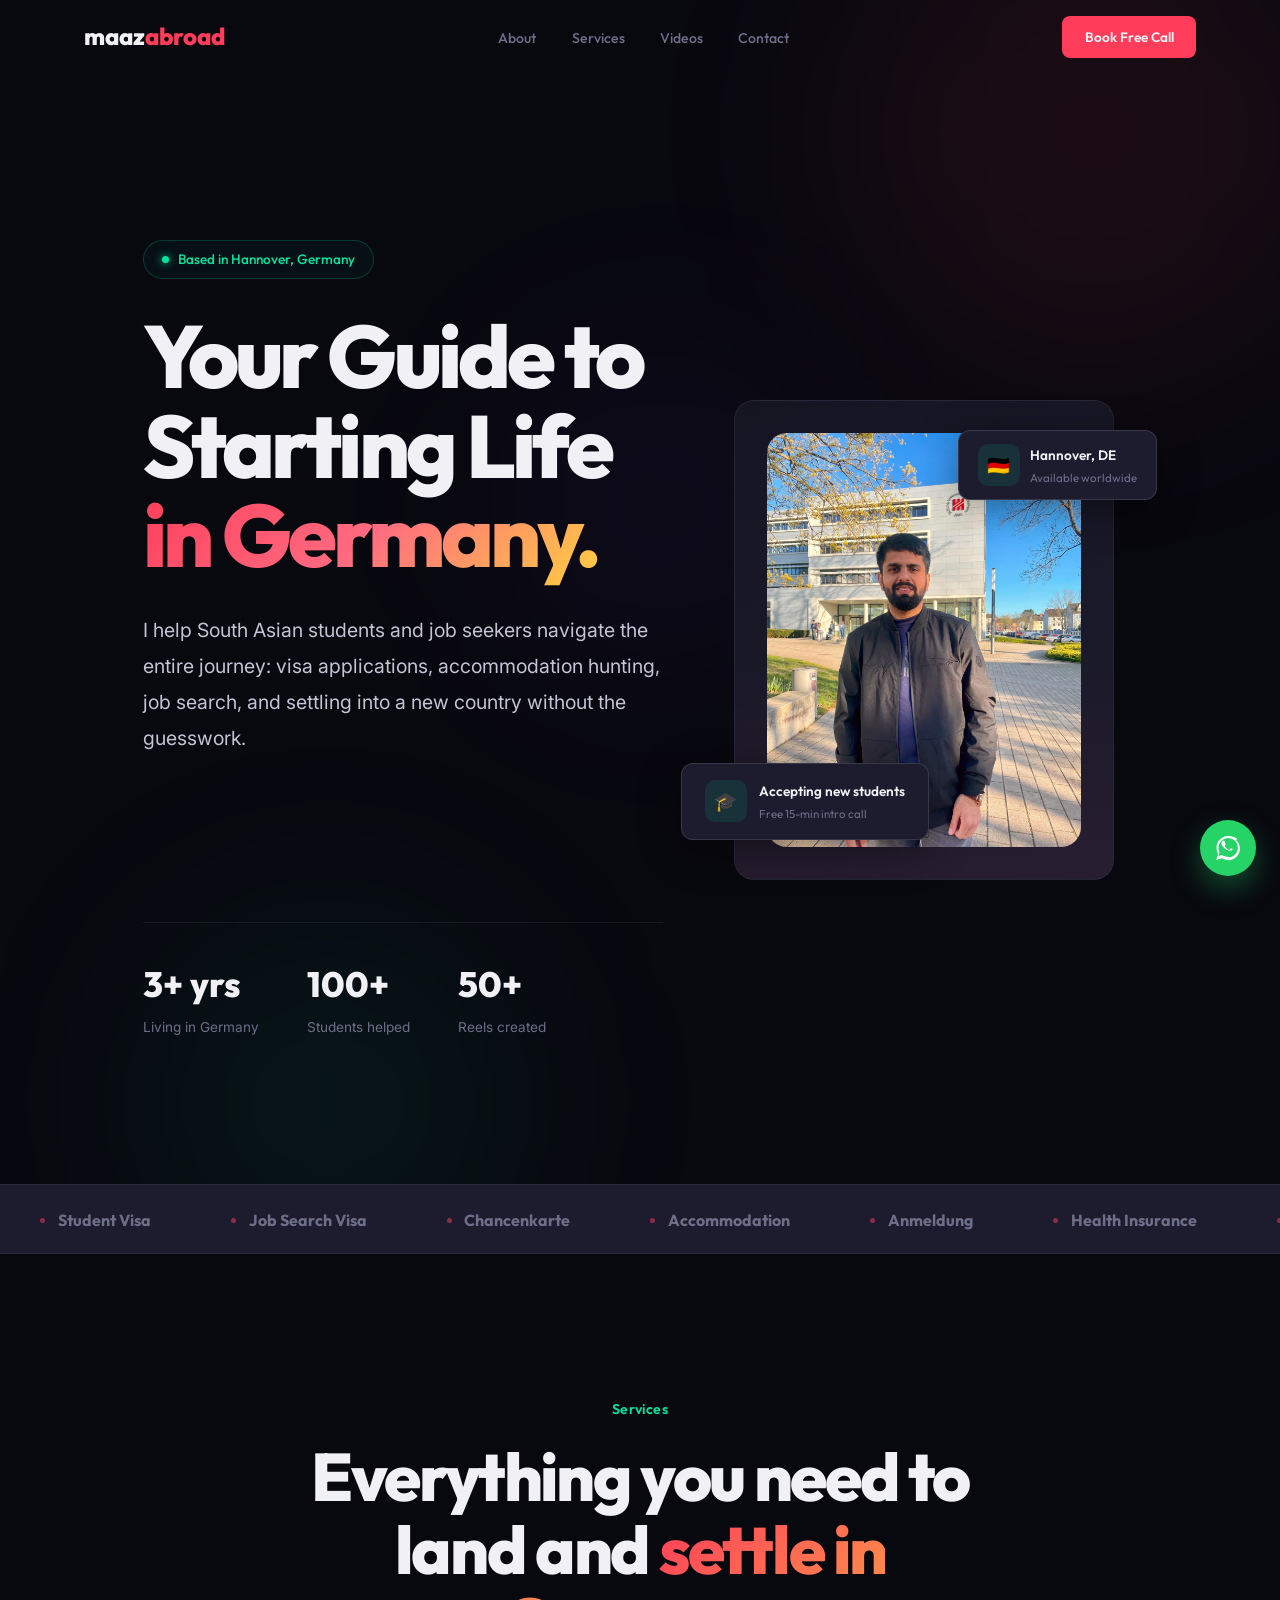
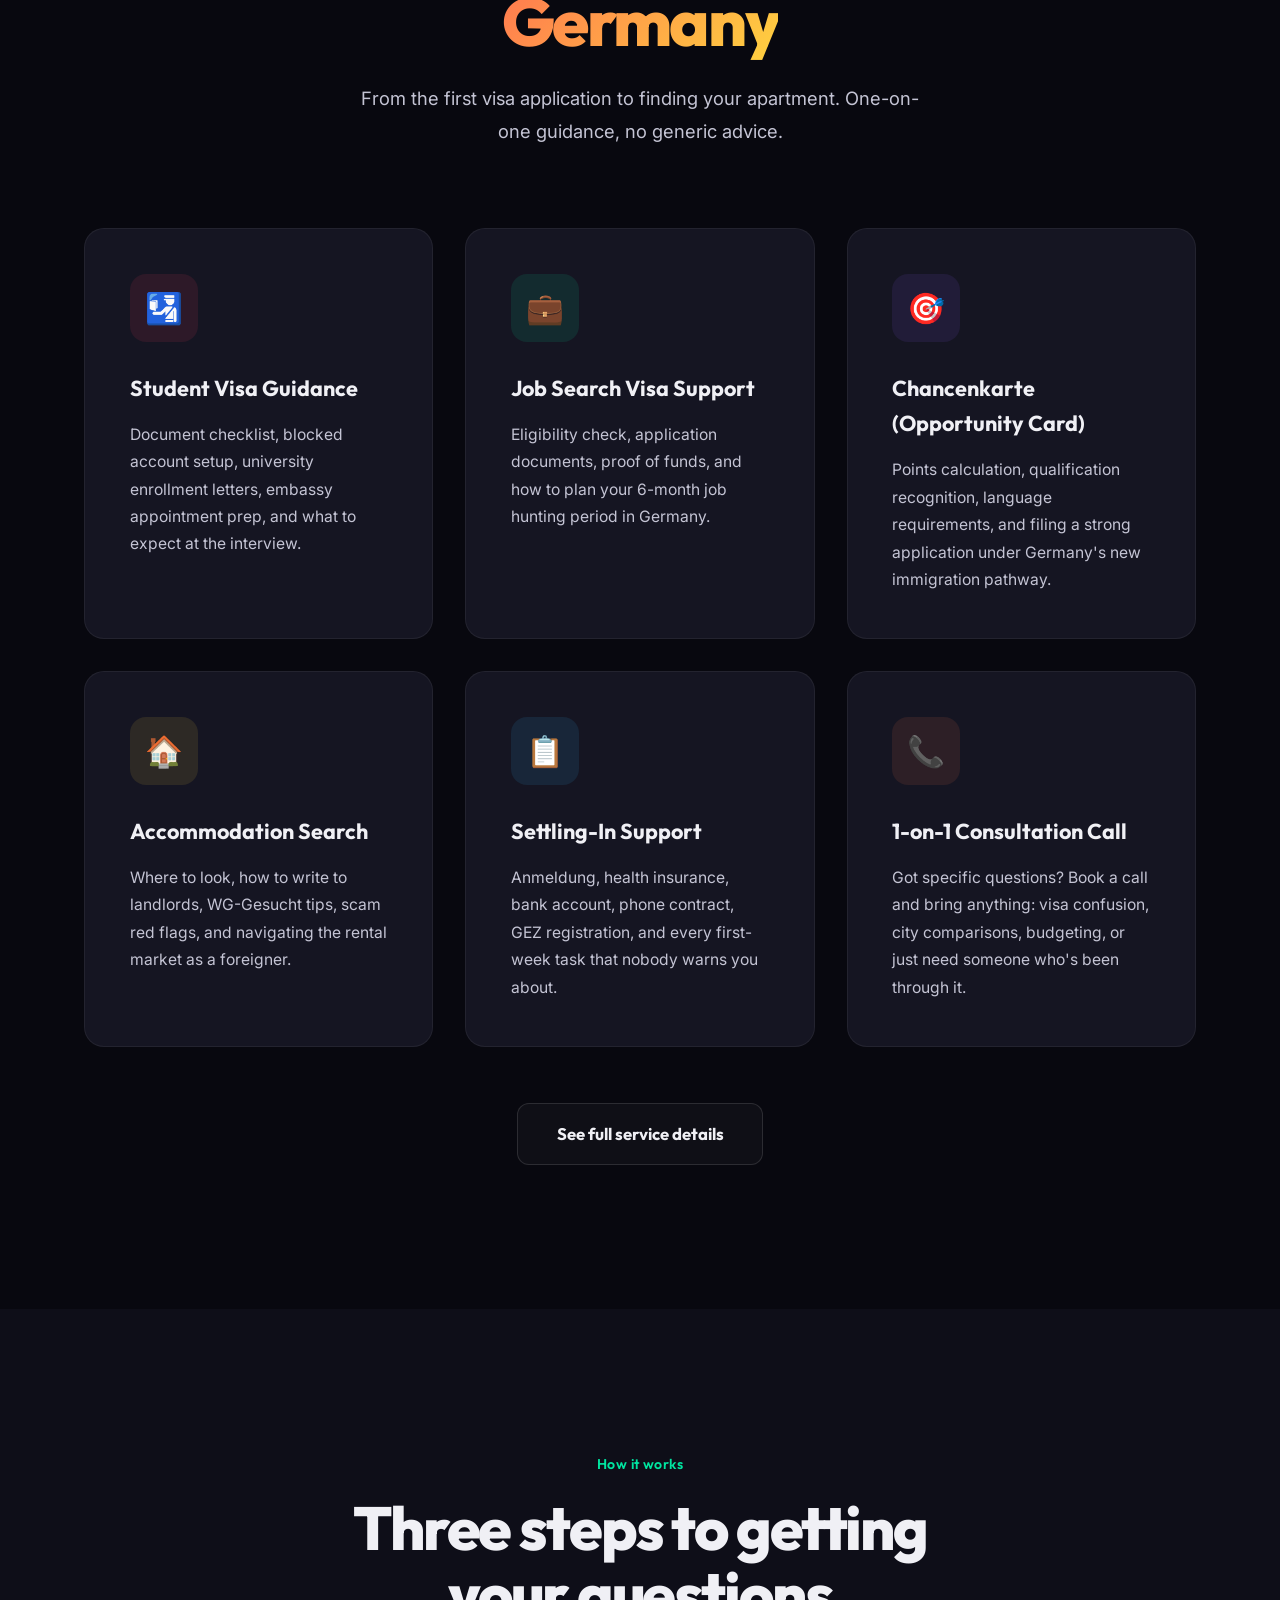
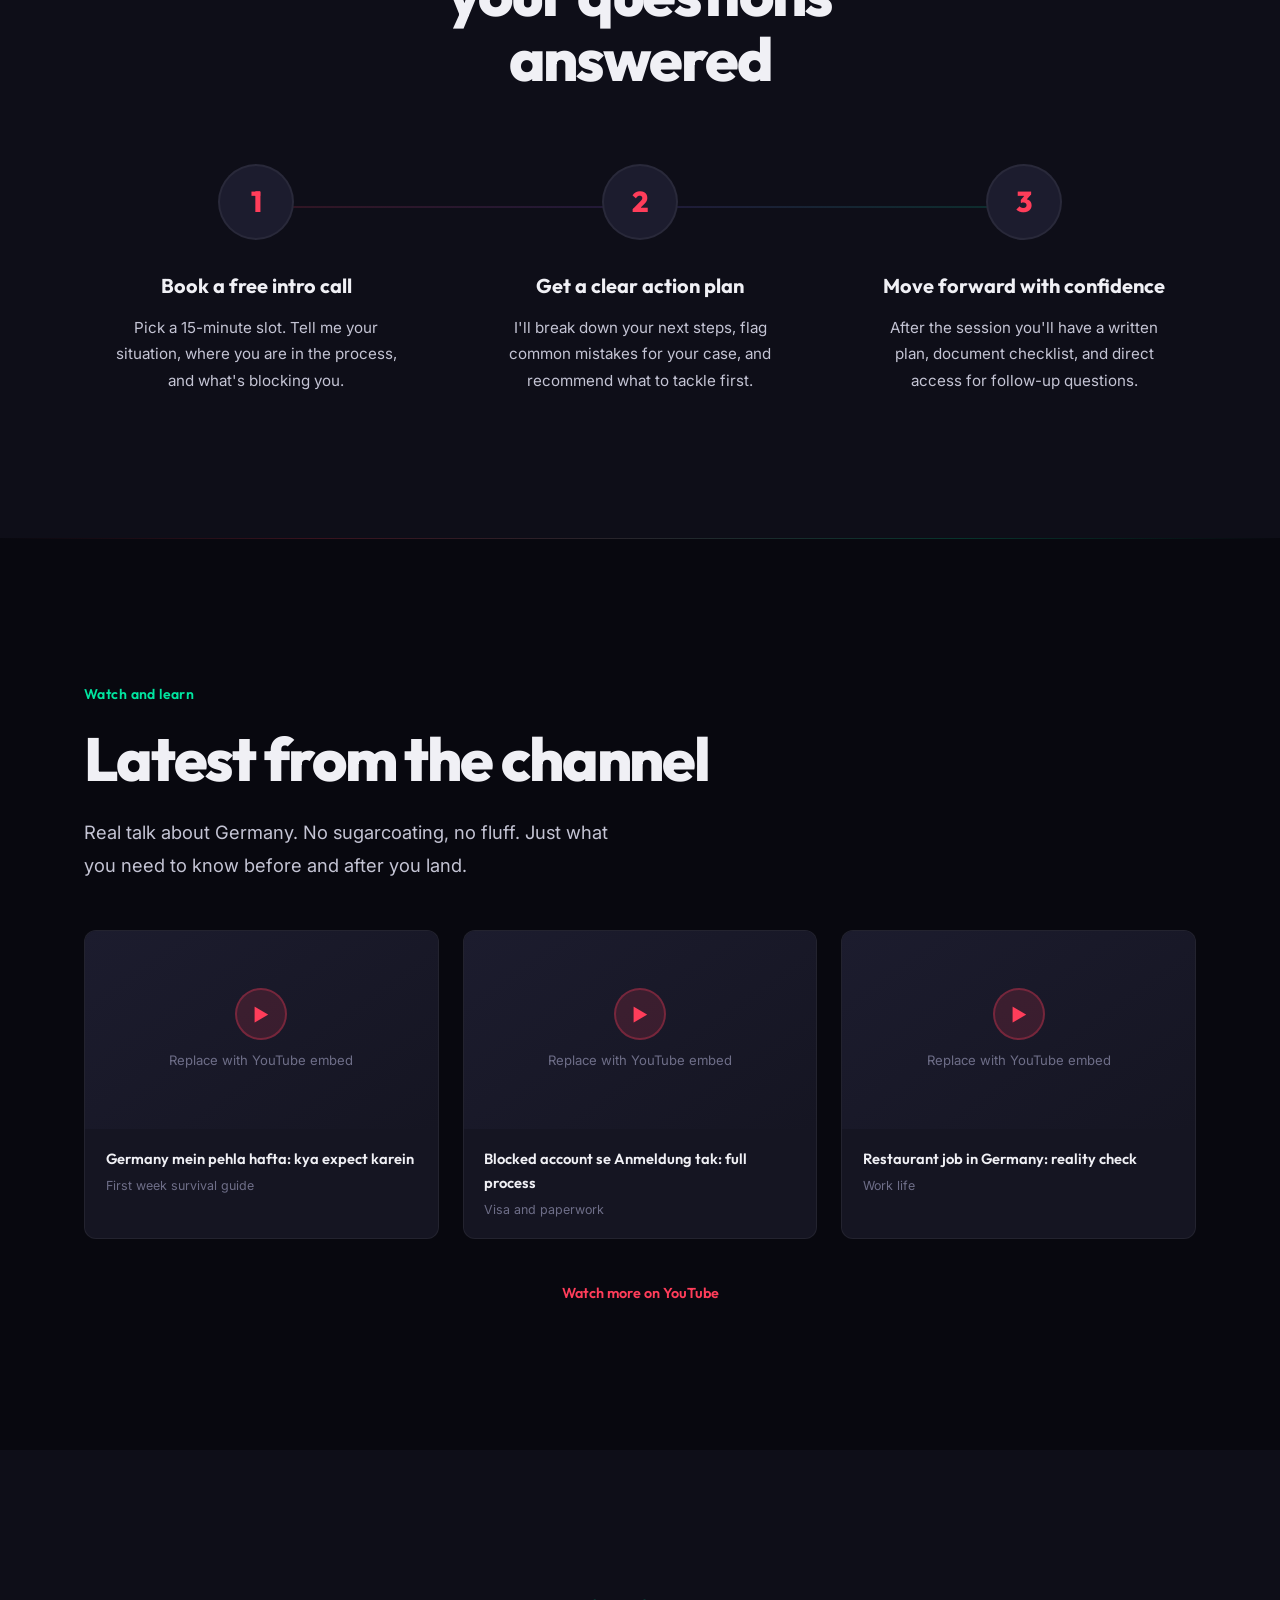
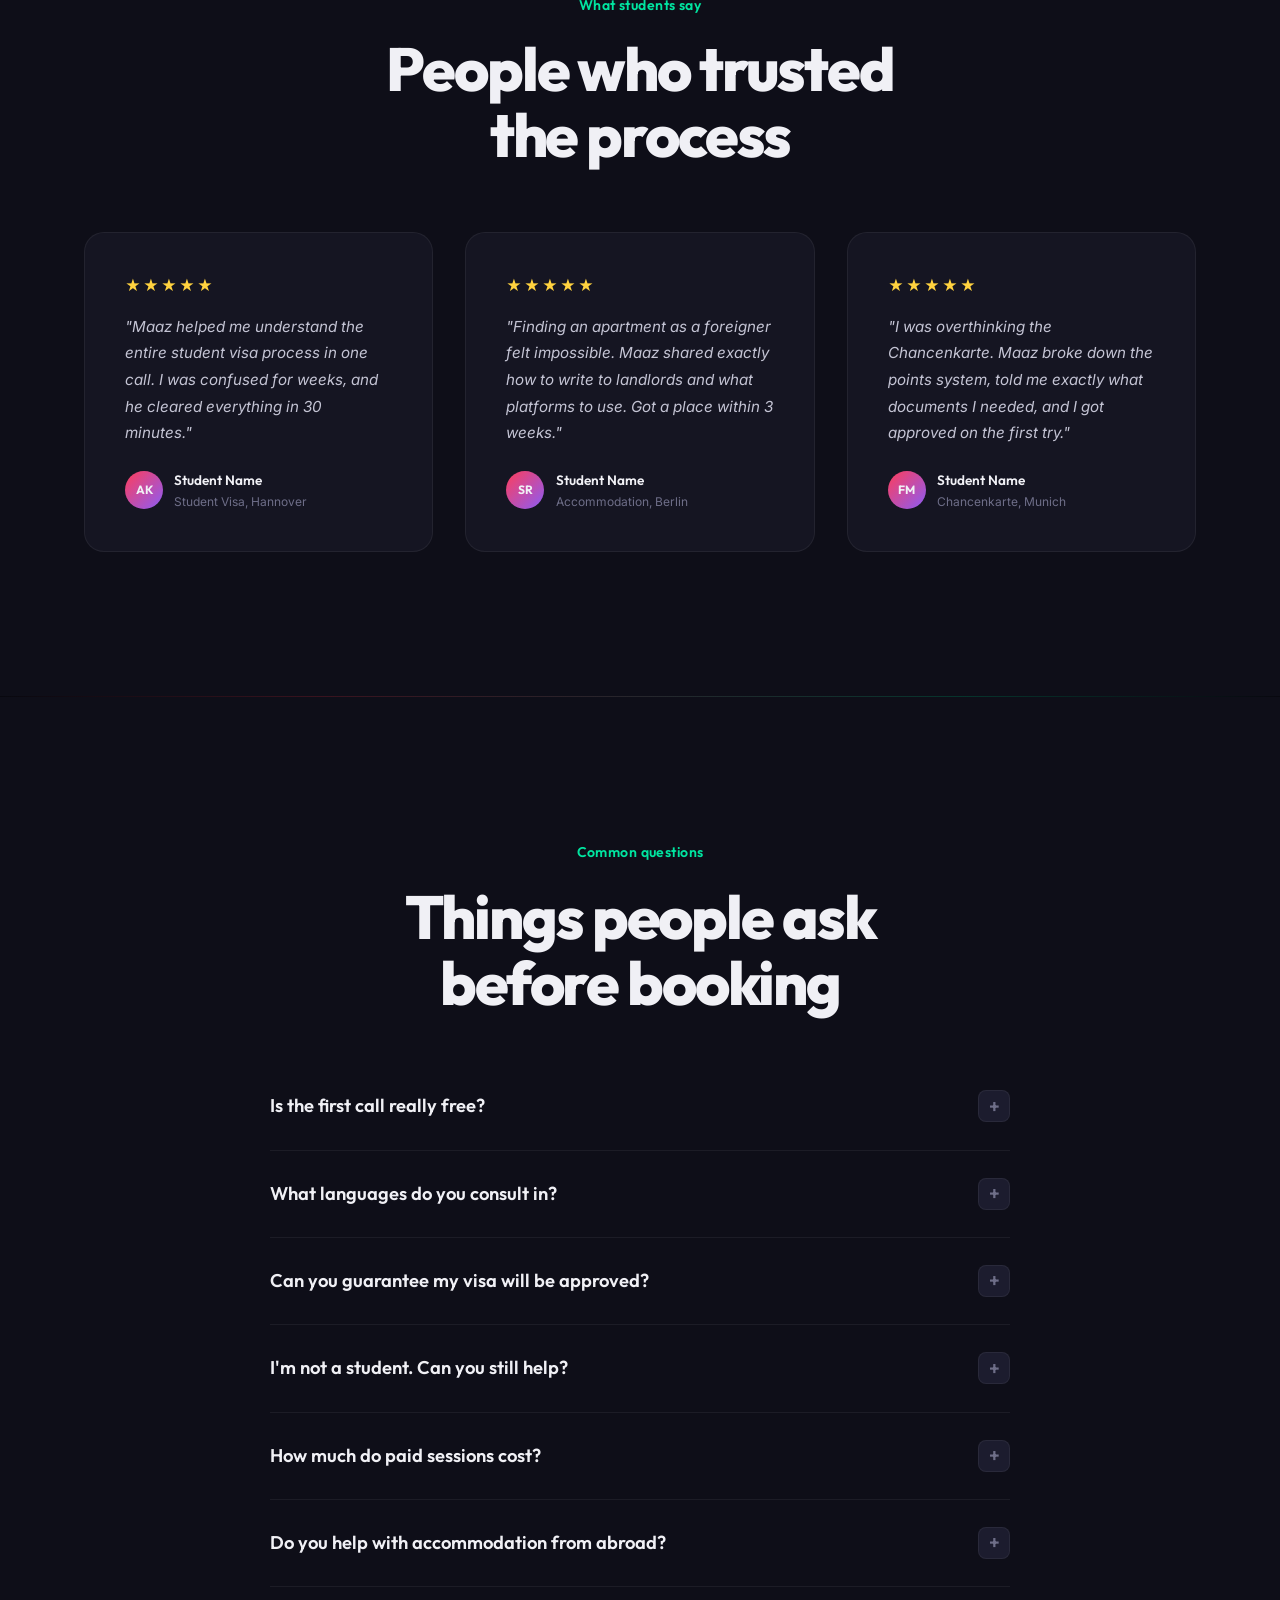
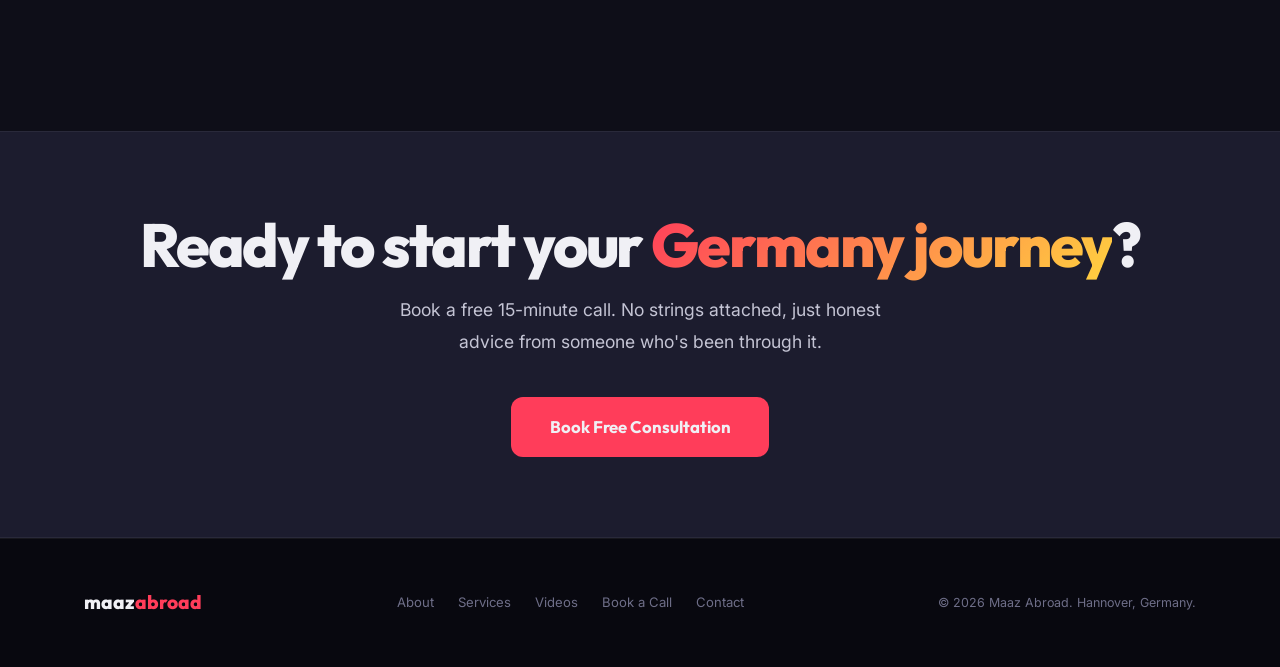
<file: index.html>
<!DOCTYPE html>
<html lang="en">
<head>
  <meta charset="UTF-8">
  <meta name="viewport" content="width=device-width, initial-scale=1.0">
  <title>Maaz Abroad | Your Guide to Life in Germany</title>
  <meta name="description" content="Maaz Ajmal helps South Asian students navigate Germany: visa applications, accommodation, job search, and settling in. Book a free consultation.">
  <link rel="preconnect" href="https://fonts.googleapis.com">
  <link rel="preconnect" href="https://fonts.gstatic.com" crossorigin>
  <link href="https://fonts.googleapis.com/css2?family=Outfit:wght@400;500;600;700;800&family=Inter:wght@400;500;600&display=swap" rel="stylesheet">
  <link rel="stylesheet" href="css/styles.css">
</head>
<body>

  <!-- NAV -->
  <nav class="nav" id="nav">
    <div class="container nav-inner">
      <a href="index.html" class="nav-logo">maaz<em>abroad</em></a>
      <ul class="nav-links">
        <li><a href="about.html">About</a></li>
        <li><a href="services.html">Services</a></li>
        <li><a href="index.html#videos">Videos</a></li>
        <li><a href="contact.html">Contact</a></li>
      </ul>
      <a href="contact.html#booking" class="nav-cta desk">Book Free Call</a>
      <button class="hamburger" id="hamburger" aria-label="Open menu">
        <span></span><span></span><span></span>
      </button>
    </div>
  </nav>

  <div class="mobile-menu" id="mobileMenu">
    <button class="mobile-close" id="mobileClose" aria-label="Close menu">&times;</button>
    <a href="about.html" class="mobile-link">About</a>
    <a href="services.html" class="mobile-link">Services</a>
    <a href="index.html#videos" class="mobile-link">Videos</a>
    <a href="contact.html" class="mobile-link">Contact</a>
    <a href="contact.html#booking" class="btn btn-accent" style="margin-top:1rem">Book Free Call</a>
  </div>

  <!-- HERO -->
  <section class="hero">
    <div class="hero-glow">
      <div class="orb orb-1"></div>
      <div class="orb orb-2"></div>
      <div class="orb orb-3"></div>
    </div>
    <div class="container section-pad">
      <div class="hero-grid">
        <div class="hero-text">
          <div class="hero-badge reveal">
            <span class="badge-dot"></span>
            Based in Hannover, Germany
          </div>
          <h1 class="hero-title reveal">
            Your Guide to<br>
            Starting Life<br>
            <span class="accent">in Germany.</span>
          </h1>
          <p class="hero-desc reveal">
            I help South Asian students and job seekers navigate the entire
            journey: visa applications, accommodation hunting, job search,
            and settling into a new country without the guesswork.
          </p>
          <div class="hero-actions reveal">
            <a href="contact.html#booking" class="btn btn-accent">Book a Free Consultation</a>
            <a href="services.html" class="btn btn-glass">See Services</a>
          </div>
          <div class="hero-stats reveal">
            <div>
              <span class="stat-val">3+ yrs</span>
              <span class="stat-label">Living in Germany</span>
            </div>
            <div>
              <span class="stat-val">100+</span>
              <span class="stat-label">Students helped</span>
            </div>
            <div>
              <span class="stat-val">50+</span>
              <span class="stat-label">Reels created</span>
            </div>
          </div>
        </div>
        <div class="hero-visual reveal-right">
          <div class="hero-photo">
            <img src="assets/maaz-portrait.jpg" alt="Maaz Ajmal in Germany" />
          </div>
          <div class="hero-float">
            <div class="hero-float-icon">🎓</div>
            <div class="hero-float-text">
              Accepting new students
              <small>Free 15-min intro call</small>
            </div>
          </div>
          <div class="hero-float-2">
            <div class="hero-float-icon">🇩🇪</div>
            <div class="hero-float-text">
              Hannover, DE
              <small>Available worldwide</small>
            </div>
          </div>
        </div>
      </div>
    </div>
  </section>

  <!-- MARQUEE -->
  <div class="marquee">
    <div class="marquee-track">
      <span class="marquee-item"><span class="sep"></span> Student Visa</span>
      <span class="marquee-item"><span class="sep"></span> Job Search Visa</span>
      <span class="marquee-item"><span class="sep"></span> Chancenkarte</span>
      <span class="marquee-item"><span class="sep"></span> Accommodation</span>
      <span class="marquee-item"><span class="sep"></span> Anmeldung</span>
      <span class="marquee-item"><span class="sep"></span> Health Insurance</span>
      <span class="marquee-item"><span class="sep"></span> Blocked Account</span>
      <span class="marquee-item"><span class="sep"></span> WG-Gesucht</span>
      <span class="marquee-item"><span class="sep"></span> Student Visa</span>
      <span class="marquee-item"><span class="sep"></span> Job Search Visa</span>
      <span class="marquee-item"><span class="sep"></span> Chancenkarte</span>
      <span class="marquee-item"><span class="sep"></span> Accommodation</span>
      <span class="marquee-item"><span class="sep"></span> Anmeldung</span>
      <span class="marquee-item"><span class="sep"></span> Health Insurance</span>
      <span class="marquee-item"><span class="sep"></span> Blocked Account</span>
      <span class="marquee-item"><span class="sep"></span> WG-Gesucht</span>
    </div>
  </div>

  <!-- SERVICES OVERVIEW -->
  <section class="services-section section-pad" id="services">
    <div class="container">
      <div class="services-header reveal">
        <span class="label">Services</span>
        <h2 class="heading-lg">Everything you need to land and <span class="gradient-text">settle in Germany</span></h2>
        <p class="heading-sub">
          From the first visa application to finding your apartment.
          One-on-one guidance, no generic advice.
        </p>
      </div>
      <div class="services-grid">
        <div class="service-card reveal stagger-1">
          <div class="service-icon si-1">🛂</div>
          <h3>Student Visa Guidance</h3>
          <p>
            Document checklist, blocked account setup, university enrollment
            letters, embassy appointment prep, and what to expect at the interview.
          </p>
        </div>
        <div class="service-card reveal stagger-2">
          <div class="service-icon si-2">💼</div>
          <h3>Job Search Visa Support</h3>
          <p>
            Eligibility check, application documents, proof of funds,
            and how to plan your 6-month job hunting period in Germany.
          </p>
        </div>
        <div class="service-card reveal stagger-3">
          <div class="service-icon si-3">🎯</div>
          <h3>Chancenkarte (Opportunity Card)</h3>
          <p>
            Points calculation, qualification recognition,
            language requirements, and filing a strong application
            under Germany's new immigration pathway.
          </p>
        </div>
        <div class="service-card reveal stagger-4">
          <div class="service-icon si-4">🏠</div>
          <h3>Accommodation Search</h3>
          <p>
            Where to look, how to write to landlords, WG-Gesucht tips,
            scam red flags, and navigating the rental market as a foreigner.
          </p>
        </div>
        <div class="service-card reveal stagger-5">
          <div class="service-icon si-5">📋</div>
          <h3>Settling-In Support</h3>
          <p>
            Anmeldung, health insurance, bank account, phone contract,
            GEZ registration, and every first-week task that nobody warns you about.
          </p>
        </div>
        <div class="service-card reveal stagger-6">
          <div class="service-icon si-6">📞</div>
          <h3>1-on-1 Consultation Call</h3>
          <p>
            Got specific questions? Book a call and bring anything:
            visa confusion, city comparisons, budgeting, or just need
            someone who's been through it.
          </p>
        </div>
      </div>
      <div style="text-align:center; margin-top:3.5rem;" class="reveal">
        <a href="services.html" class="btn btn-glass">See full service details</a>
      </div>
    </div>
  </section>

  <!-- HOW IT WORKS -->
  <section class="how-section section-pad">
    <div class="container">
      <div style="text-align:center; max-width:580px; margin:0 auto;" class="reveal">
        <span class="label">How it works</span>
        <h2 class="heading-lg">Three steps to getting your questions answered</h2>
      </div>
      <div class="how-grid">
        <div class="how-step reveal stagger-1">
          <div class="how-number">1</div>
          <h3>Book a free intro call</h3>
          <p>Pick a 15-minute slot. Tell me your situation, where you are in the process, and what's blocking you.</p>
        </div>
        <div class="how-step reveal stagger-2">
          <div class="how-number">2</div>
          <h3>Get a clear action plan</h3>
          <p>I'll break down your next steps, flag common mistakes for your case, and recommend what to tackle first.</p>
        </div>
        <div class="how-step reveal stagger-3">
          <div class="how-number">3</div>
          <h3>Move forward with confidence</h3>
          <p>After the session you'll have a written plan, document checklist, and direct access for follow-up questions.</p>
        </div>
      </div>
    </div>
  </section>

  <hr class="section-divider">

  <!-- YOUTUBE -->
  <section class="yt-section section-pad" id="videos">
    <div class="container">
      <div class="reveal">
        <span class="label">Watch and learn</span>
        <h2 class="heading-lg">Latest from the channel</h2>
        <p class="heading-sub">
          Real talk about Germany. No sugarcoating, no fluff. Just what you need to know before and after you land.
        </p>
      </div>
      <div class="yt-grid">
        <div class="yt-card reveal stagger-1">
          <div class="yt-placeholder">
            <div class="yt-play">▶</div>
            Replace with YouTube embed
          </div>
          <div class="yt-card-body">
            <div class="yt-card-title">Germany mein pehla hafta: kya expect karein</div>
            <div class="yt-card-meta">First week survival guide</div>
          </div>
        </div>
        <div class="yt-card reveal stagger-2">
          <div class="yt-placeholder">
            <div class="yt-play">▶</div>
            Replace with YouTube embed
          </div>
          <div class="yt-card-body">
            <div class="yt-card-title">Blocked account se Anmeldung tak: full process</div>
            <div class="yt-card-meta">Visa and paperwork</div>
          </div>
        </div>
        <div class="yt-card reveal stagger-3">
          <div class="yt-placeholder">
            <div class="yt-play">▶</div>
            Replace with YouTube embed
          </div>
          <div class="yt-card-body">
            <div class="yt-card-title">Restaurant job in Germany: reality check</div>
            <div class="yt-card-meta">Work life</div>
          </div>
        </div>
      </div>
      <div class="yt-cta reveal">
        <a href="https://www.youtube.com/@maazabroad" target="_blank" rel="noopener">
          Watch more on YouTube
        </a>
      </div>
    </div>
  </section>

  <!-- TESTIMONIALS -->
  <section class="test-section section-pad">
    <div class="container">
      <div style="text-align:center; max-width:550px; margin:0 auto;" class="reveal">
        <span class="label">What students say</span>
        <h2 class="heading-lg">People who trusted the process</h2>
      </div>
      <div class="test-grid">
        <div class="test-card reveal stagger-1">
          <div class="test-stars">★★★★★</div>
          <blockquote>
            "Maaz helped me understand the entire student visa process
            in one call. I was confused for weeks, and he cleared
            everything in 30 minutes."
          </blockquote>
          <div class="test-author">
            <div class="test-avatar">AK</div>
            <div>
              <div class="test-name">Student Name</div>
              <div class="test-role">Student Visa, Hannover</div>
            </div>
          </div>
        </div>
        <div class="test-card reveal stagger-2">
          <div class="test-stars">★★★★★</div>
          <blockquote>
            "Finding an apartment as a foreigner felt impossible.
            Maaz shared exactly how to write to landlords and what
            platforms to use. Got a place within 3 weeks."
          </blockquote>
          <div class="test-author">
            <div class="test-avatar">SR</div>
            <div>
              <div class="test-name">Student Name</div>
              <div class="test-role">Accommodation, Berlin</div>
            </div>
          </div>
        </div>
        <div class="test-card reveal stagger-3">
          <div class="test-stars">★★★★★</div>
          <blockquote>
            "I was overthinking the Chancenkarte. Maaz broke down the
            points system, told me exactly what documents I needed,
            and I got approved on the first try."
          </blockquote>
          <div class="test-author">
            <div class="test-avatar">FM</div>
            <div>
              <div class="test-name">Student Name</div>
              <div class="test-role">Chancenkarte, Munich</div>
            </div>
          </div>
        </div>
      </div>
    </div>
  </section>

  <hr class="section-divider">

  <!-- FAQ -->
  <section class="faq-section section-pad" id="faq">
    <div class="container">
      <div style="text-align:center; max-width:550px; margin:0 auto;" class="reveal">
        <span class="label">Common questions</span>
        <h2 class="heading-lg">Things people ask before booking</h2>
      </div>
      <div class="faq-list">
        <div class="faq-item reveal stagger-1">
          <button class="faq-q">
            Is the first call really free?
            <span class="faq-icon">+</span>
          </button>
          <div class="faq-a"><p>Yes. The 15-minute intro call is completely free. It's for us to understand your situation and see if I can help. No pressure, no upselling.</p></div>
        </div>
        <div class="faq-item reveal stagger-2">
          <button class="faq-q">
            What languages do you consult in?
            <span class="faq-icon">+</span>
          </button>
          <div class="faq-a"><p>English, Urdu, and Hindi. Most of my clients are from Pakistan and India, so I explain things in whichever language you're most comfortable with.</p></div>
        </div>
        <div class="faq-item reveal stagger-3">
          <button class="faq-q">
            Can you guarantee my visa will be approved?
            <span class="faq-icon">+</span>
          </button>
          <div class="faq-a"><p>No consultant can guarantee a visa approval since the decision is always with the embassy. What I do is make sure your documents are complete, your application is strong, and you avoid the common mistakes that lead to rejections.</p></div>
        </div>
        <div class="faq-item reveal stagger-4">
          <button class="faq-q">
            I'm not a student. Can you still help?
            <span class="faq-icon">+</span>
          </button>
          <div class="faq-a"><p>Absolutely. I help with job seeker visas, the Chancenkarte, and general relocation planning for professionals who want to move to Germany. The consulting isn't limited to students.</p></div>
        </div>
        <div class="faq-item reveal stagger-5">
          <button class="faq-q">
            How much do paid sessions cost?
            <span class="faq-icon">+</span>
          </button>
          <div class="faq-a"><p>We'll discuss pricing on the intro call based on what you need. I keep rates fair and transparent, and you'll know the cost before committing to anything.</p></div>
        </div>
        <div class="faq-item reveal stagger-6">
          <button class="faq-q">
            Do you help with accommodation from abroad?
            <span class="faq-icon">+</span>
          </button>
          <div class="faq-a"><p>Yes. I guide you through the platforms, how to write messages to landlords, what scams to watch out for, and how to secure temporary housing before you arrive. I also help once you're here.</p></div>
        </div>
      </div>
    </div>
  </section>

  <!-- CTA BANNER -->
  <section class="cta-banner">
    <div class="container reveal">
      <h2 class="heading-lg">Ready to start your <span class="gradient-text">Germany journey</span>?</h2>
      <p>Book a free 15-minute call. No strings attached, just honest advice from someone who's been through it.</p>
      <a href="contact.html#booking" class="btn btn-accent">Book Free Consultation</a>
    </div>
  </section>

  <!-- FOOTER -->
  <footer class="footer">
    <div class="container footer-inner">
      <div class="footer-brand">maaz<em>abroad</em></div>
      <div class="footer-links">
        <a href="about.html">About</a>
        <a href="services.html">Services</a>
        <a href="index.html#videos">Videos</a>
        <a href="contact.html#booking">Book a Call</a>
        <a href="contact.html">Contact</a>
      </div>
      <div class="footer-copy">&copy; 2026 Maaz Abroad. Hannover, Germany.</div>
    </div>
  </footer>

  <a class="whatsapp-float" href="https://wa.me/923124888938?text=Hi%20Maaz%2C%20I%20saw%20your%20website" target="_blank" rel="noopener noreferrer" aria-label="Chat on WhatsApp">
    <svg viewBox="0 0 24 24" aria-hidden="true" focusable="false">
      <path d="M20.5 3.5A11.4 11.4 0 0 0 12.1 1C6.2 1 1.4 5.8 1.4 11.7c0 2.1.6 4.1 1.6 5.9L1 23l5.6-1.5a10.7 10.7 0 0 0 5.5 1.7h.1c6 0 10.8-4.8 10.8-10.8 0-2.9-1.1-5.6-3.5-7.9Zm-8.4 16.5h-.1c-1.8 0-3.6-.5-5.1-1.4l-.4-.2-3.3.9.9-3.2-.2-.4A8.9 8.9 0 0 1 3.3 11.7c0-4.9 4-8.9 8.9-8.9a8.9 8.9 0 0 1 8.9 8.9c0 4.9-4 8.9-8.9 8.9Zm5-6.7c-.3-.1-1.7-.8-1.9-.9-.3-.1-.5-.1-.7.1-.2.3-.8.9-.9 1.1-.2.2-.3.2-.6.1-.3-.1-1.2-.4-2.3-1.4-.8-.7-1.4-1.7-1.6-1.9-.2-.3-.1-.4.1-.6.1-.1.2-.3.3-.5.1-.1.1-.3.2-.4.1-.1.1-.3.1-.4 0-.1 0-.3-.1-.4-.1-.1-.7-1.7-.9-2.3-.2-.6-.4-.5-.7-.5h-.6c-.2 0-.5.1-.7.3-.2.2-.8.8-.8 2s.9 2.3 1 2.5c.1.1 1.7 2.7 4.3 3.7.6.3 1 .4 1.3.5.6.2 1.3.2 1.8.1.5-.1 1.7-.7 2-1.3.2-.6.2-1.1.1-1.3-.1-.1-.2-.2-.5-.3Z"/>
    </svg>
  </a>
  <script src="js/main.js"></script>
</body>
</html>
</file>
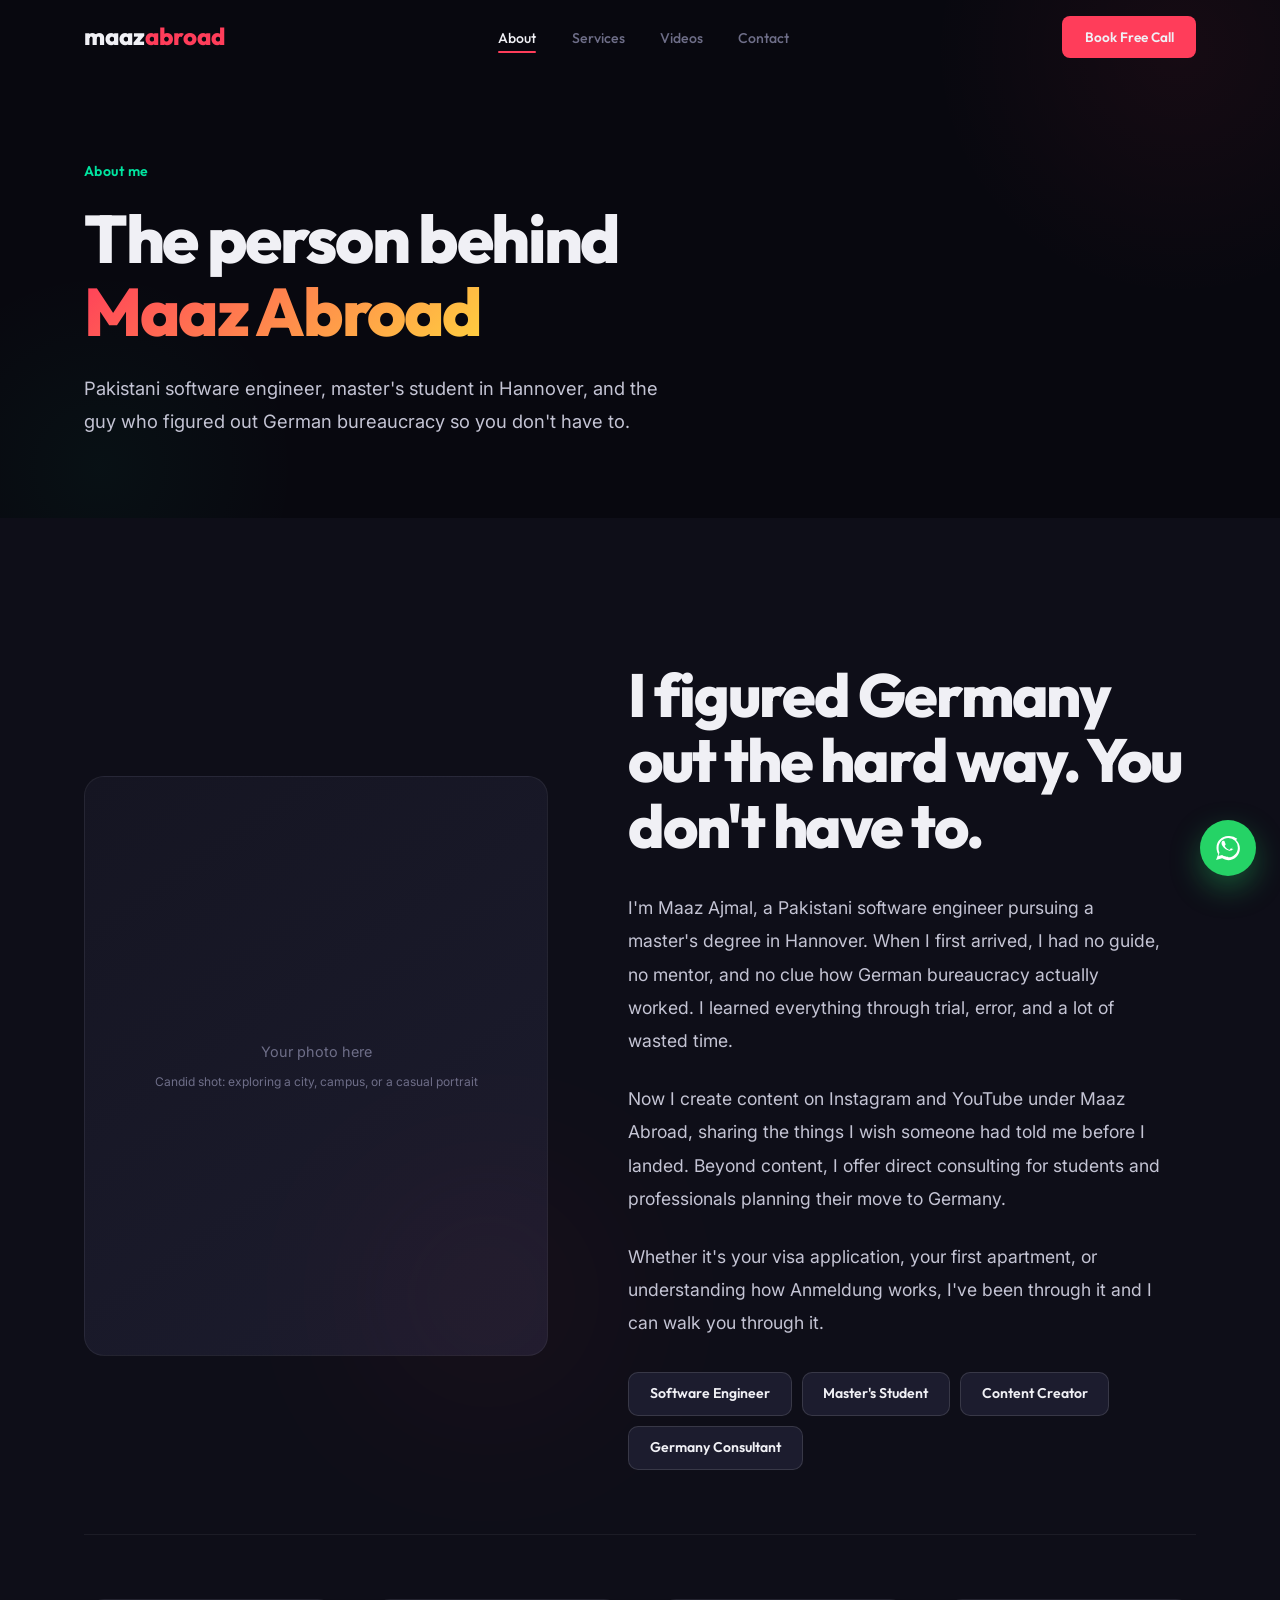
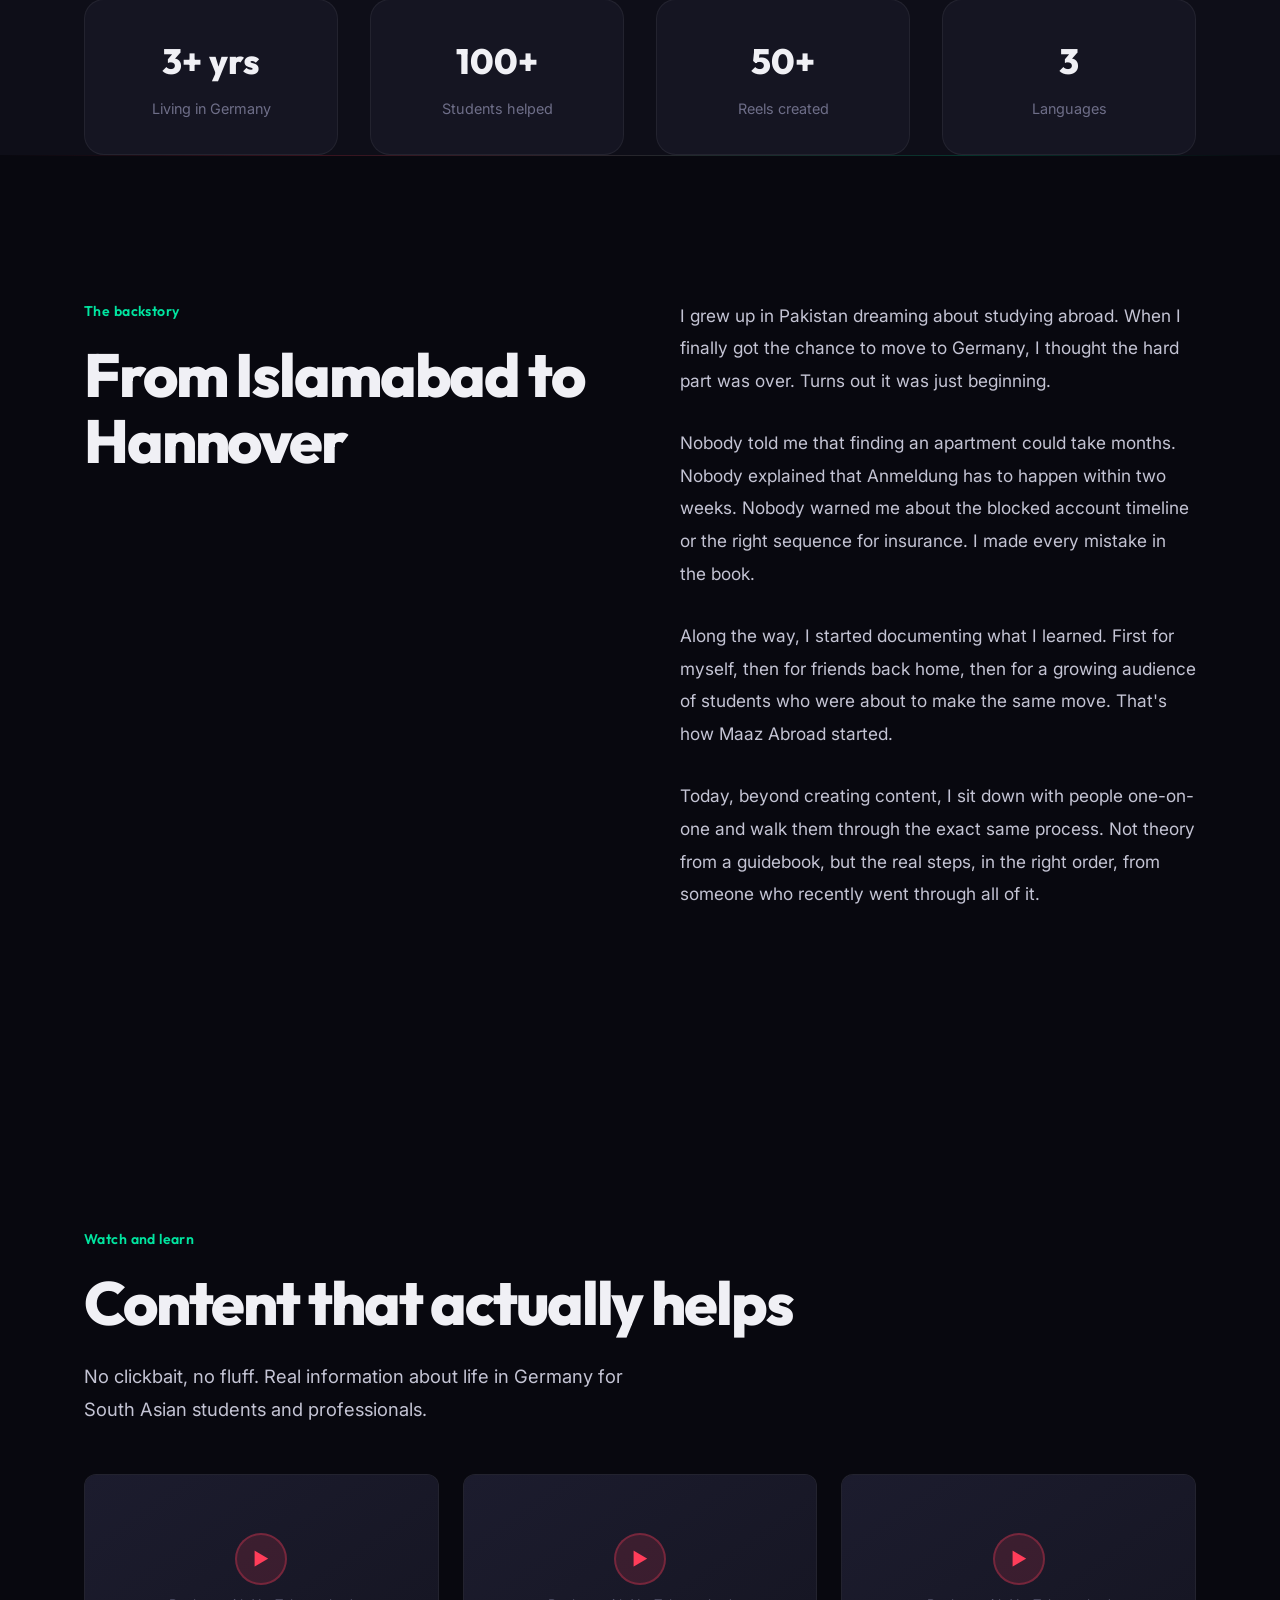
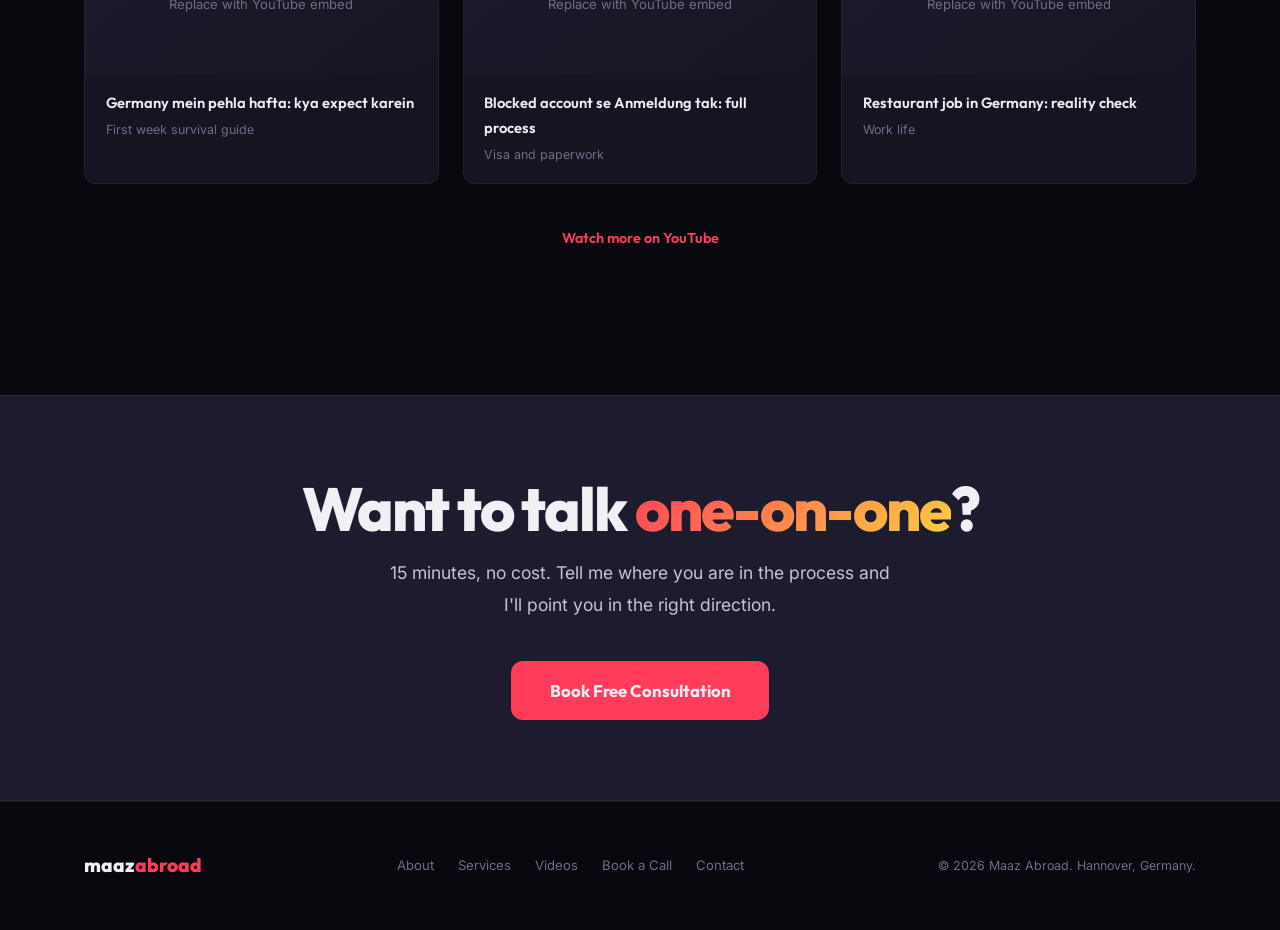
<file: about.html>
<!DOCTYPE html>
<html lang="en">
<head>
  <meta charset="UTF-8">
  <meta name="viewport" content="width=device-width, initial-scale=1.0">
  <title>About | Maaz Abroad</title>
  <meta name="description" content="Maaz Ajmal is a Pakistani software engineer and master's student in Hannover, Germany. He helps South Asian students navigate visas, housing, and settling in.">
  <link rel="preconnect" href="https://fonts.googleapis.com">
  <link rel="preconnect" href="https://fonts.gstatic.com" crossorigin>
  <link href="https://fonts.googleapis.com/css2?family=Outfit:wght@400;500;600;700;800&family=Inter:wght@400;500;600&display=swap" rel="stylesheet">
  <link rel="stylesheet" href="css/styles.css">
</head>
<body>

  <!-- NAV -->
  <nav class="nav" id="nav">
    <div class="container nav-inner">
      <a href="index.html" class="nav-logo">maaz<em>abroad</em></a>
      <ul class="nav-links">
        <li><a href="about.html" class="active">About</a></li>
        <li><a href="services.html">Services</a></li>
        <li><a href="index.html#videos">Videos</a></li>
        <li><a href="contact.html">Contact</a></li>
      </ul>
      <a href="contact.html#booking" class="nav-cta desk">Book Free Call</a>
      <button class="hamburger" id="hamburger" aria-label="Open menu">
        <span></span><span></span><span></span>
      </button>
    </div>
  </nav>

  <div class="mobile-menu" id="mobileMenu">
    <button class="mobile-close" id="mobileClose" aria-label="Close menu">&times;</button>
    <a href="about.html" class="mobile-link active">About</a>
    <a href="services.html" class="mobile-link">Services</a>
    <a href="index.html#videos" class="mobile-link">Videos</a>
    <a href="contact.html" class="mobile-link">Contact</a>
    <a href="contact.html#booking" class="btn btn-accent" style="margin-top:1rem">Book Free Call</a>
  </div>

  <!-- PAGE HEADER -->
  <section class="page-header">
    <div class="container">
      <span class="label reveal">About me</span>
      <h1 class="heading-lg reveal">The person behind<br><span class="gradient-text">Maaz Abroad</span></h1>
      <p class="heading-sub reveal">
        Pakistani software engineer, master's student in Hannover, and the guy who figured out German bureaucracy so you don't have to.
      </p>
    </div>
  </section>

  <!-- ABOUT SECTION -->
  <section class="about-section about-extended section-pad">
    <div class="container">
      <div class="about-grid">
        <div class="about-img-wrap reveal-left">
          <div class="about-img">
            Your photo here
            <small>Candid shot: exploring a city, campus, or a casual portrait</small>
          </div>
          <div class="about-img-glow"></div>
        </div>
        <div class="about-body reveal-right">
          <h2 class="heading-lg">I figured Germany out the hard way. You don't have to.</h2>
          <p>
            I'm Maaz Ajmal, a Pakistani software engineer pursuing a master's degree
            in Hannover. When I first arrived, I had no guide, no mentor, and no clue
            how German bureaucracy actually worked. I learned everything through trial,
            error, and a lot of wasted time.
          </p>
          <p>
            Now I create content on Instagram and YouTube under Maaz Abroad,
            sharing the things I wish someone had told me before I landed. Beyond
            content, I offer direct consulting for students and professionals planning
            their move to Germany.
          </p>
          <p>
            Whether it's your visa application, your first apartment, or understanding
            how Anmeldung works, I've been through it and I can walk you through it.
          </p>
          <div class="about-tags">
            <span class="about-tag">Software Engineer</span>
            <span class="about-tag">Master's Student</span>
            <span class="about-tag">Content Creator</span>
            <span class="about-tag">Germany Consultant</span>
          </div>
        </div>
      </div>

      <!-- Stats row -->
      <div class="about-stats-row">
        <div class="about-stat-card reveal stagger-1">
          <span class="stat-val">3+ yrs</span>
          <span class="stat-label">Living in Germany</span>
        </div>
        <div class="about-stat-card reveal stagger-2">
          <span class="stat-val">100+</span>
          <span class="stat-label">Students helped</span>
        </div>
        <div class="about-stat-card reveal stagger-3">
          <span class="stat-val">50+</span>
          <span class="stat-label">Reels created</span>
        </div>
        <div class="about-stat-card reveal stagger-4">
          <span class="stat-val">3</span>
          <span class="stat-label">Languages</span>
        </div>
      </div>
    </div>
  </section>

  <hr class="section-divider">

  <!-- THE STORY -->
  <section class="about-story section-pad">
    <div class="container">
      <div class="about-story-grid">
        <div class="reveal-left">
          <span class="label">The backstory</span>
          <h2 class="heading-lg">From Islamabad to Hannover</h2>
        </div>
        <div class="about-story-content reveal-right">
          <p>
            I grew up in Pakistan dreaming about studying abroad. When I finally
            got the chance to move to Germany, I thought the hard part was over.
            Turns out it was just beginning.
          </p>
          <p>
            Nobody told me that finding an apartment could take months. Nobody
            explained that Anmeldung has to happen within two weeks. Nobody warned
            me about the blocked account timeline or the right sequence for
            insurance. I made every mistake in the book.
          </p>
          <p>
            Along the way, I started documenting what I learned. First for myself,
            then for friends back home, then for a growing audience of students
            who were about to make the same move. That's how Maaz Abroad started.
          </p>
          <p>
            Today, beyond creating content, I sit down with people one-on-one
            and walk them through the exact same process. Not theory from a
            guidebook, but the real steps, in the right order, from someone
            who recently went through all of it.
          </p>
        </div>
      </div>
    </div>
  </section>

  <!-- YOUTUBE -->
  <section class="yt-section section-pad">
    <div class="container">
      <div class="reveal">
        <span class="label">Watch and learn</span>
        <h2 class="heading-lg">Content that actually helps</h2>
        <p class="heading-sub">
          No clickbait, no fluff. Real information about life in Germany for South Asian students and professionals.
        </p>
      </div>
      <div class="yt-grid">
        <div class="yt-card reveal stagger-1">
          <div class="yt-placeholder">
            <div class="yt-play">▶</div>
            Replace with YouTube embed
          </div>
          <div class="yt-card-body">
            <div class="yt-card-title">Germany mein pehla hafta: kya expect karein</div>
            <div class="yt-card-meta">First week survival guide</div>
          </div>
        </div>
        <div class="yt-card reveal stagger-2">
          <div class="yt-placeholder">
            <div class="yt-play">▶</div>
            Replace with YouTube embed
          </div>
          <div class="yt-card-body">
            <div class="yt-card-title">Blocked account se Anmeldung tak: full process</div>
            <div class="yt-card-meta">Visa and paperwork</div>
          </div>
        </div>
        <div class="yt-card reveal stagger-3">
          <div class="yt-placeholder">
            <div class="yt-play">▶</div>
            Replace with YouTube embed
          </div>
          <div class="yt-card-body">
            <div class="yt-card-title">Restaurant job in Germany: reality check</div>
            <div class="yt-card-meta">Work life</div>
          </div>
        </div>
      </div>
      <div class="yt-cta reveal">
        <a href="https://www.youtube.com/@maazabroad" target="_blank" rel="noopener">
          Watch more on YouTube
        </a>
      </div>
    </div>
  </section>

  <!-- CTA BANNER -->
  <section class="cta-banner">
    <div class="container reveal">
      <h2 class="heading-lg">Want to talk <span class="gradient-text">one-on-one</span>?</h2>
      <p>15 minutes, no cost. Tell me where you are in the process and I'll point you in the right direction.</p>
      <a href="contact.html#booking" class="btn btn-accent">Book Free Consultation</a>
    </div>
  </section>

  <!-- FOOTER -->
  <footer class="footer">
    <div class="container footer-inner">
      <div class="footer-brand">maaz<em>abroad</em></div>
      <div class="footer-links">
        <a href="about.html">About</a>
        <a href="services.html">Services</a>
        <a href="index.html#videos">Videos</a>
        <a href="contact.html#booking">Book a Call</a>
        <a href="contact.html">Contact</a>
      </div>
      <div class="footer-copy">&copy; 2026 Maaz Abroad. Hannover, Germany.</div>
    </div>
  </footer>

  <a class="whatsapp-float" href="https://wa.me/923124888938?text=Hi%20Maaz%2C%20I%20saw%20your%20website" target="_blank" rel="noopener noreferrer" aria-label="Chat on WhatsApp">
    <svg viewBox="0 0 24 24" aria-hidden="true" focusable="false">
      <path d="M20.5 3.5A11.4 11.4 0 0 0 12.1 1C6.2 1 1.4 5.8 1.4 11.7c0 2.1.6 4.1 1.6 5.9L1 23l5.6-1.5a10.7 10.7 0 0 0 5.5 1.7h.1c6 0 10.8-4.8 10.8-10.8 0-2.9-1.1-5.6-3.5-7.9Zm-8.4 16.5h-.1c-1.8 0-3.6-.5-5.1-1.4l-.4-.2-3.3.9.9-3.2-.2-.4A8.9 8.9 0 0 1 3.3 11.7c0-4.9 4-8.9 8.9-8.9a8.9 8.9 0 0 1 8.9 8.9c0 4.9-4 8.9-8.9 8.9Zm5-6.7c-.3-.1-1.7-.8-1.9-.9-.3-.1-.5-.1-.7.1-.2.3-.8.9-.9 1.1-.2.2-.3.2-.6.1-.3-.1-1.2-.4-2.3-1.4-.8-.7-1.4-1.7-1.6-1.9-.2-.3-.1-.4.1-.6.1-.1.2-.3.3-.5.1-.1.1-.3.2-.4.1-.1.1-.3.1-.4 0-.1 0-.3-.1-.4-.1-.1-.7-1.7-.9-2.3-.2-.6-.4-.5-.7-.5h-.6c-.2 0-.5.1-.7.3-.2.2-.8.8-.8 2s.9 2.3 1 2.5c.1.1 1.7 2.7 4.3 3.7.6.3 1 .4 1.3.5.6.2 1.3.2 1.8.1.5-.1 1.7-.7 2-1.3.2-.6.2-1.1.1-1.3-.1-.1-.2-.2-.5-.3Z"/>
    </svg>
  </a>
  <script src="js/main.js"></script>
</body>
</html>
</file>
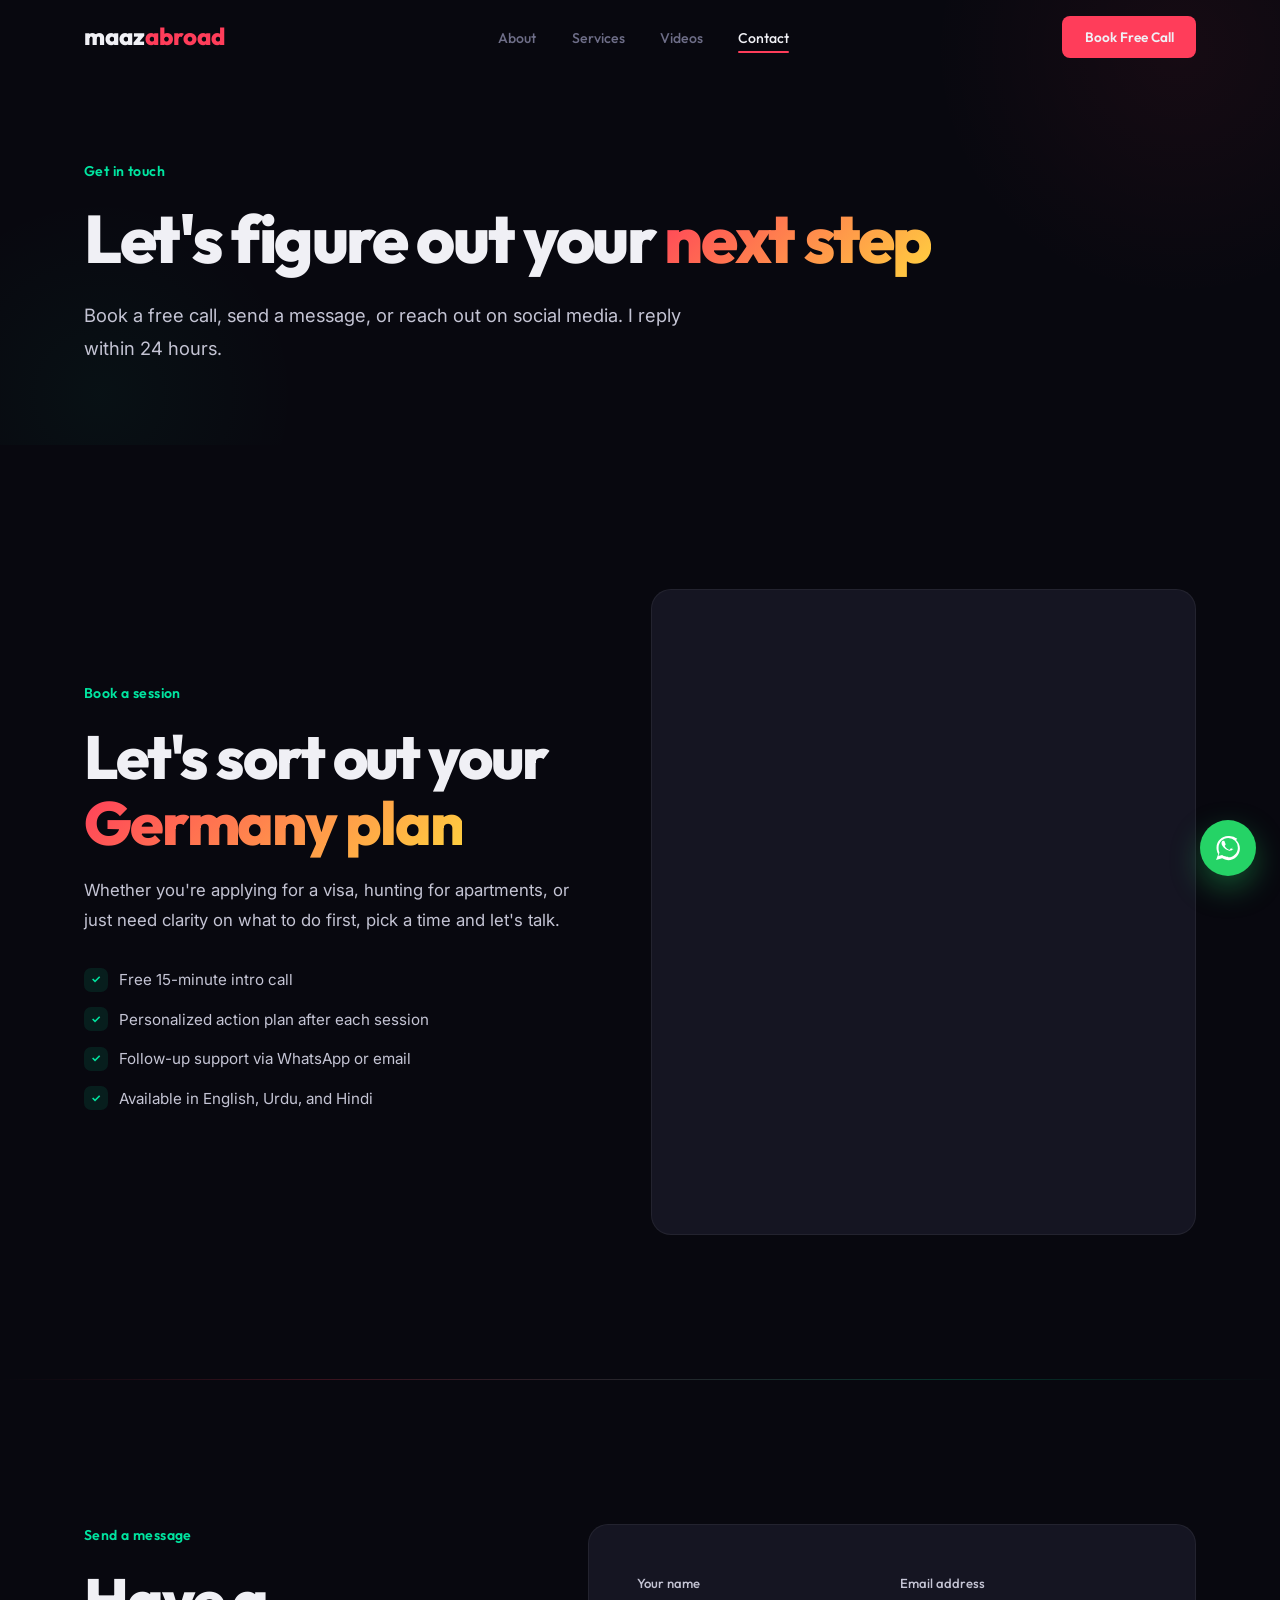
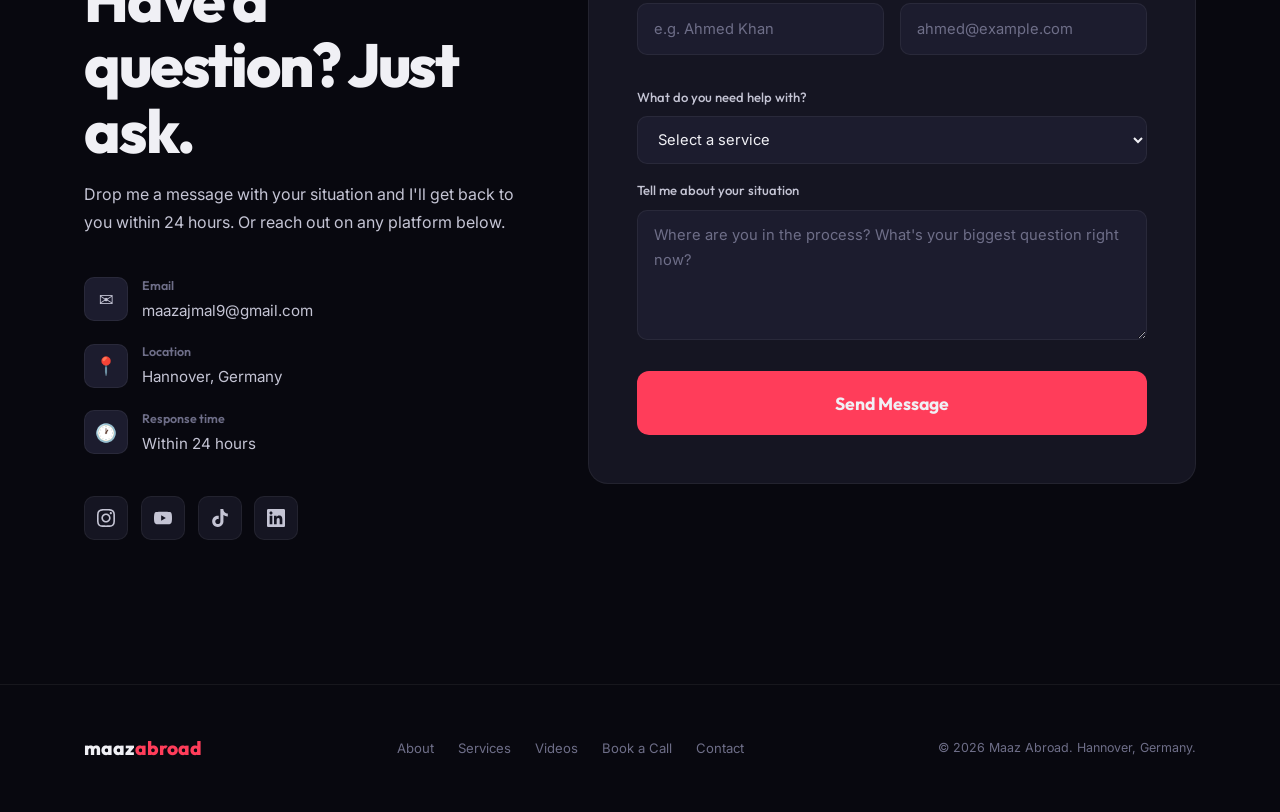
<file: contact.html>
<!DOCTYPE html>
<html lang="en">
<head>
  <meta charset="UTF-8">
  <meta name="viewport" content="width=device-width, initial-scale=1.0">
  <title>Contact | Maaz Abroad</title>
  <meta name="description" content="Book a free consultation call with Maaz Ajmal or send a message. Available in English, Urdu, and Hindi.">
  <link rel="preconnect" href="https://fonts.googleapis.com">
  <link rel="preconnect" href="https://fonts.gstatic.com" crossorigin>
  <link href="https://fonts.googleapis.com/css2?family=Outfit:wght@400;500;600;700;800&family=Inter:wght@400;500;600&display=swap" rel="stylesheet">
  <link rel="stylesheet" href="css/styles.css">
</head>
<body>

  <!-- NAV -->
  <nav class="nav" id="nav">
    <div class="container nav-inner">
      <a href="index.html" class="nav-logo">maaz<em>abroad</em></a>
      <ul class="nav-links">
        <li><a href="about.html">About</a></li>
        <li><a href="services.html">Services</a></li>
        <li><a href="index.html#videos">Videos</a></li>
        <li><a href="contact.html" class="active">Contact</a></li>
      </ul>
      <a href="#booking" class="nav-cta desk">Book Free Call</a>
      <button class="hamburger" id="hamburger" aria-label="Open menu">
        <span></span><span></span><span></span>
      </button>
    </div>
  </nav>

  <div class="mobile-menu" id="mobileMenu">
    <button class="mobile-close" id="mobileClose" aria-label="Close menu">&times;</button>
    <a href="about.html" class="mobile-link">About</a>
    <a href="services.html" class="mobile-link">Services</a>
    <a href="index.html#videos" class="mobile-link">Videos</a>
    <a href="contact.html" class="mobile-link active">Contact</a>
    <a href="#booking" class="btn btn-accent" style="margin-top:1rem">Book Free Call</a>
  </div>

  <!-- PAGE HEADER -->
  <section class="page-header">
    <div class="container">
      <span class="label reveal">Get in touch</span>
      <h1 class="heading-lg reveal">Let's figure out your <span class="gradient-text">next step</span></h1>
      <p class="heading-sub reveal">
        Book a free call, send a message, or reach out on social media.
        I reply within 24 hours.
      </p>
    </div>
  </section>

  <!-- BOOKING -->
  <section class="booking-section section-pad" id="booking">
    <div class="container">
      <div class="booking-grid">
        <div class="booking-info reveal-left">
          <span class="label">Book a session</span>
          <h2 class="heading-lg">Let's sort out your <span class="gradient-text">Germany plan</span></h2>
          <p>
            Whether you're applying for a visa, hunting for apartments, or
            just need clarity on what to do first, pick a time and let's talk.
          </p>
          <div class="booking-perks">
            <div class="perk">
              <span class="perk-check">&#10003;</span>
              Free 15-minute intro call
            </div>
            <div class="perk">
              <span class="perk-check">&#10003;</span>
              Personalized action plan after each session
            </div>
            <div class="perk">
              <span class="perk-check">&#10003;</span>
              Follow-up support via WhatsApp or email
            </div>
            <div class="perk">
              <span class="perk-check">&#10003;</span>
              Available in English, Urdu, and Hindi
            </div>
          </div>
        </div>
        <div class="booking-embed reveal-right">
          <iframe src="https://calendly.com/maazabroad/30min" width="100%" height="100%" frameborder="0" style="min-height:580px; border-radius:20px;"></iframe>
        </div>
      </div>
    </div>
  </section>

  <hr class="section-divider">

  <!-- CONTACT FORM -->
  <section class="contact-section section-pad" id="contact">
    <div class="container">
      <div class="contact-grid">
        <div class="contact-info reveal-left">
          <span class="label">Send a message</span>
          <h2 class="heading-lg">Have a question? Just ask.</h2>
          <p>
            Drop me a message with your situation and I'll get back
            to you within 24 hours. Or reach out on any platform below.
          </p>
          <div class="contact-detail">
            <div class="cd-icon">✉️</div>
            <div class="cd-text"><strong>Email</strong>maazajmal9@gmail.com</div>
          </div>
          <div class="contact-detail">
            <div class="cd-icon">📍</div>
            <div class="cd-text"><strong>Location</strong>Hannover, Germany</div>
          </div>
          <div class="contact-detail">
            <div class="cd-icon">🕐</div>
            <div class="cd-text"><strong>Response time</strong>Within 24 hours</div>
          </div>

          <div class="contact-socials">
            <a href="https://www.instagram.com/maaz_abroad/" target="_blank" rel="noopener" class="social-link" aria-label="Instagram">
              <svg viewBox="0 0 24 24"><path d="M12 2.163c3.204 0 3.584.012 4.85.07 3.252.148 4.771 1.691 4.919 4.919.058 1.265.069 1.645.069 4.849 0 3.205-.012 3.584-.069 4.849-.149 3.225-1.664 4.771-4.919 4.919-1.266.058-1.644.07-4.85.07-3.204 0-3.584-.012-4.849-.07-3.26-.149-4.771-1.699-4.919-4.92-.058-1.265-.07-1.644-.07-4.849 0-3.204.013-3.583.07-4.849.149-3.227 1.664-4.771 4.919-4.919 1.266-.057 1.645-.069 4.849-.069zm0-2.163c-3.259 0-3.667.014-4.947.072-4.358.2-6.78 2.618-6.98 6.98-.059 1.281-.073 1.689-.073 4.948 0 3.259.014 3.668.072 4.948.2 4.358 2.618 6.78 6.98 6.98 1.281.058 1.689.072 4.948.072 3.259 0 3.668-.014 4.948-.072 4.354-.2 6.782-2.618 6.979-6.98.059-1.28.073-1.689.073-4.948 0-3.259-.014-3.667-.072-4.947-.196-4.354-2.617-6.78-6.979-6.98-1.281-.059-1.69-.073-4.949-.073zm0 5.838c-3.403 0-6.162 2.759-6.162 6.162s2.759 6.163 6.162 6.163 6.162-2.759 6.162-6.163c0-3.403-2.759-6.162-6.162-6.162zm0 10.162c-2.209 0-4-1.79-4-4 0-2.209 1.791-4 4-4s4 1.791 4 4c0 2.21-1.791 4-4 4zm6.406-11.845c-.796 0-1.441.645-1.441 1.44s.645 1.44 1.441 1.44c.795 0 1.439-.645 1.439-1.44s-.644-1.44-1.439-1.44z"/></svg>
            </a>
            <a href="https://www.youtube.com/@maazabroad" target="_blank" rel="noopener" class="social-link" aria-label="YouTube">
              <svg viewBox="0 0 24 24"><path d="M23.498 6.186a3.016 3.016 0 0 0-2.122-2.136C19.505 3.545 12 3.545 12 3.545s-7.505 0-9.377.505A3.017 3.017 0 0 0 .502 6.186C0 8.07 0 12 0 12s0 3.93.502 5.814a3.016 3.016 0 0 0 2.122 2.136c1.871.505 9.376.505 9.376.505s7.505 0 9.377-.505a3.015 3.015 0 0 0 2.122-2.136C24 15.93 24 12 24 12s0-3.93-.502-5.814zM9.545 15.568V8.432L15.818 12l-6.273 3.568z"/></svg>
            </a>
            <a href="https://www.tiktok.com/@maaz_abroad" target="_blank" rel="noopener" class="social-link" aria-label="TikTok">
              <svg viewBox="0 0 24 24"><path d="M12.525.02c1.31-.02 2.61-.01 3.91-.02.08 1.53.63 3.09 1.75 4.17 1.12 1.11 2.7 1.62 4.24 1.79v4.03c-1.44-.05-2.89-.35-4.2-.97-.57-.26-1.1-.59-1.62-.93-.01 2.92.01 5.84-.02 8.75-.08 1.4-.54 2.79-1.35 3.94-1.31 1.92-3.58 3.17-5.91 3.21-1.43.08-2.86-.31-4.08-1.03-2.02-1.19-3.44-3.37-3.65-5.71-.02-.5-.03-1-.01-1.49.18-1.9 1.12-3.72 2.58-4.96 1.66-1.44 3.98-2.13 6.15-1.72.02 1.48-.04 2.96-.04 4.44-.99-.32-2.15-.23-3.02.37-.63.41-1.11 1.04-1.36 1.75-.21.51-.15 1.07-.14 1.61.24 1.64 1.82 3.02 3.5 2.87 1.12-.01 2.19-.66 2.77-1.61.19-.33.4-.67.41-1.06.1-1.79.06-3.57.07-5.36.01-4.03-.01-8.05.02-12.07z"/></svg>
            </a>
            <a href="https://www.linkedin.com/in/maazajmal/" target="_blank" rel="noopener" class="social-link" aria-label="LinkedIn">
              <svg viewBox="0 0 24 24"><path d="M20.447 20.452h-3.554v-5.569c0-1.328-.027-3.037-1.852-3.037-1.853 0-2.136 1.445-2.136 2.939v5.667H9.351V9h3.414v1.561h.046c.477-.9 1.637-1.85 3.37-1.85 3.601 0 4.267 2.37 4.267 5.455v6.286zM5.337 7.433c-1.144 0-2.063-.926-2.063-2.065 0-1.138.92-2.063 2.063-2.063 1.14 0 2.064.925 2.064 2.063 0 1.139-.925 2.065-2.064 2.065zm1.782 13.019H3.555V9h3.564v11.452zM22.225 0H1.771C.792 0 0 .774 0 1.729v20.542C0 23.227.792 24 1.771 24h20.451C23.2 24 24 23.227 24 22.271V1.729C24 .774 23.2 0 22.222 0h.003z"/></svg>
            </a>
          </div>
        </div>

        <div class="contact-form reveal-right">
          <!--
            ═══════════════════════════════════════
            FORM BACKEND OPTIONS:

            Option 1 — Formspree (free tier, no server needed):
            Change action to: https://formspree.io/f/YOUR_FORM_ID
            Sign up at formspree.io and create a form.

            Option 2 — Netlify Forms (if hosted on Netlify):
            Add netlify attribute: <form netlify name="contact" ...>

            Option 3 — Custom backend:
            Point action to your own endpoint.
            ═══════════════════════════════════════
          -->
          <form action="https://formspree.io/f/xwlpeqon" method="POST">
            <div class="form-row">
              <div class="form-group">
                <label for="name">Your name</label>
                <input type="text" id="name" name="name" placeholder="e.g. Ahmed Khan" required>
              </div>
              <div class="form-group">
                <label for="email">Email address</label>
                <input type="email" id="email" name="email" placeholder="ahmed@example.com" required>
              </div>
            </div>
            <div class="form-group">
              <label for="service">What do you need help with?</label>
              <select id="service" name="service">
                <option value="" disabled selected>Select a service</option>
                <option value="student-visa">Student Visa</option>
                <option value="job-search-visa">Job Search Visa</option>
                <option value="chancenkarte">Chancenkarte</option>
                <option value="accommodation">Accommodation Search</option>
                <option value="settling-in">Settling-In Support</option>
                <option value="general">General Consultation</option>
                <option value="other">Other</option>
              </select>
            </div>
            <div class="form-group">
              <label for="message">Tell me about your situation</label>
              <textarea id="message" name="message" placeholder="Where are you in the process? What's your biggest question right now?" required></textarea>
            </div>
            <button type="submit" class="form-submit">Send Message</button>
          </form>
        </div>
      </div>
    </div>
  </section>

  <!-- FOOTER -->
  <footer class="footer">
    <div class="container footer-inner">
      <div class="footer-brand">maaz<em>abroad</em></div>
      <div class="footer-links">
        <a href="about.html">About</a>
        <a href="services.html">Services</a>
        <a href="index.html#videos">Videos</a>
        <a href="contact.html#booking">Book a Call</a>
        <a href="contact.html">Contact</a>
      </div>
      <div class="footer-copy">&copy; 2026 Maaz Abroad. Hannover, Germany.</div>
    </div>
  </footer>

  <a class="whatsapp-float" href="https://wa.me/923124888938?text=Hi%20Maaz%2C%20I%20saw%20your%20website" target="_blank" rel="noopener noreferrer" aria-label="Chat on WhatsApp">
    <svg viewBox="0 0 24 24" aria-hidden="true" focusable="false">
      <path d="M20.5 3.5A11.4 11.4 0 0 0 12.1 1C6.2 1 1.4 5.8 1.4 11.7c0 2.1.6 4.1 1.6 5.9L1 23l5.6-1.5a10.7 10.7 0 0 0 5.5 1.7h.1c6 0 10.8-4.8 10.8-10.8 0-2.9-1.1-5.6-3.5-7.9Zm-8.4 16.5h-.1c-1.8 0-3.6-.5-5.1-1.4l-.4-.2-3.3.9.9-3.2-.2-.4A8.9 8.9 0 0 1 3.3 11.7c0-4.9 4-8.9 8.9-8.9a8.9 8.9 0 0 1 8.9 8.9c0 4.9-4 8.9-8.9 8.9Zm5-6.7c-.3-.1-1.7-.8-1.9-.9-.3-.1-.5-.1-.7.1-.2.3-.8.9-.9 1.1-.2.2-.3.2-.6.1-.3-.1-1.2-.4-2.3-1.4-.8-.7-1.4-1.7-1.6-1.9-.2-.3-.1-.4.1-.6.1-.1.2-.3.3-.5.1-.1.1-.3.2-.4.1-.1.1-.3.1-.4 0-.1 0-.3-.1-.4-.1-.1-.7-1.7-.9-2.3-.2-.6-.4-.5-.7-.5h-.6c-.2 0-.5.1-.7.3-.2.2-.8.8-.8 2s.9 2.3 1 2.5c.1.1 1.7 2.7 4.3 3.7.6.3 1 .4 1.3.5.6.2 1.3.2 1.8.1.5-.1 1.7-.7 2-1.3.2-.6.2-1.1.1-1.3-.1-.1-.2-.2-.5-.3Z"/>
    </svg>
  </a>
  <script src="js/main.js"></script>
</body>
</html>
</file>
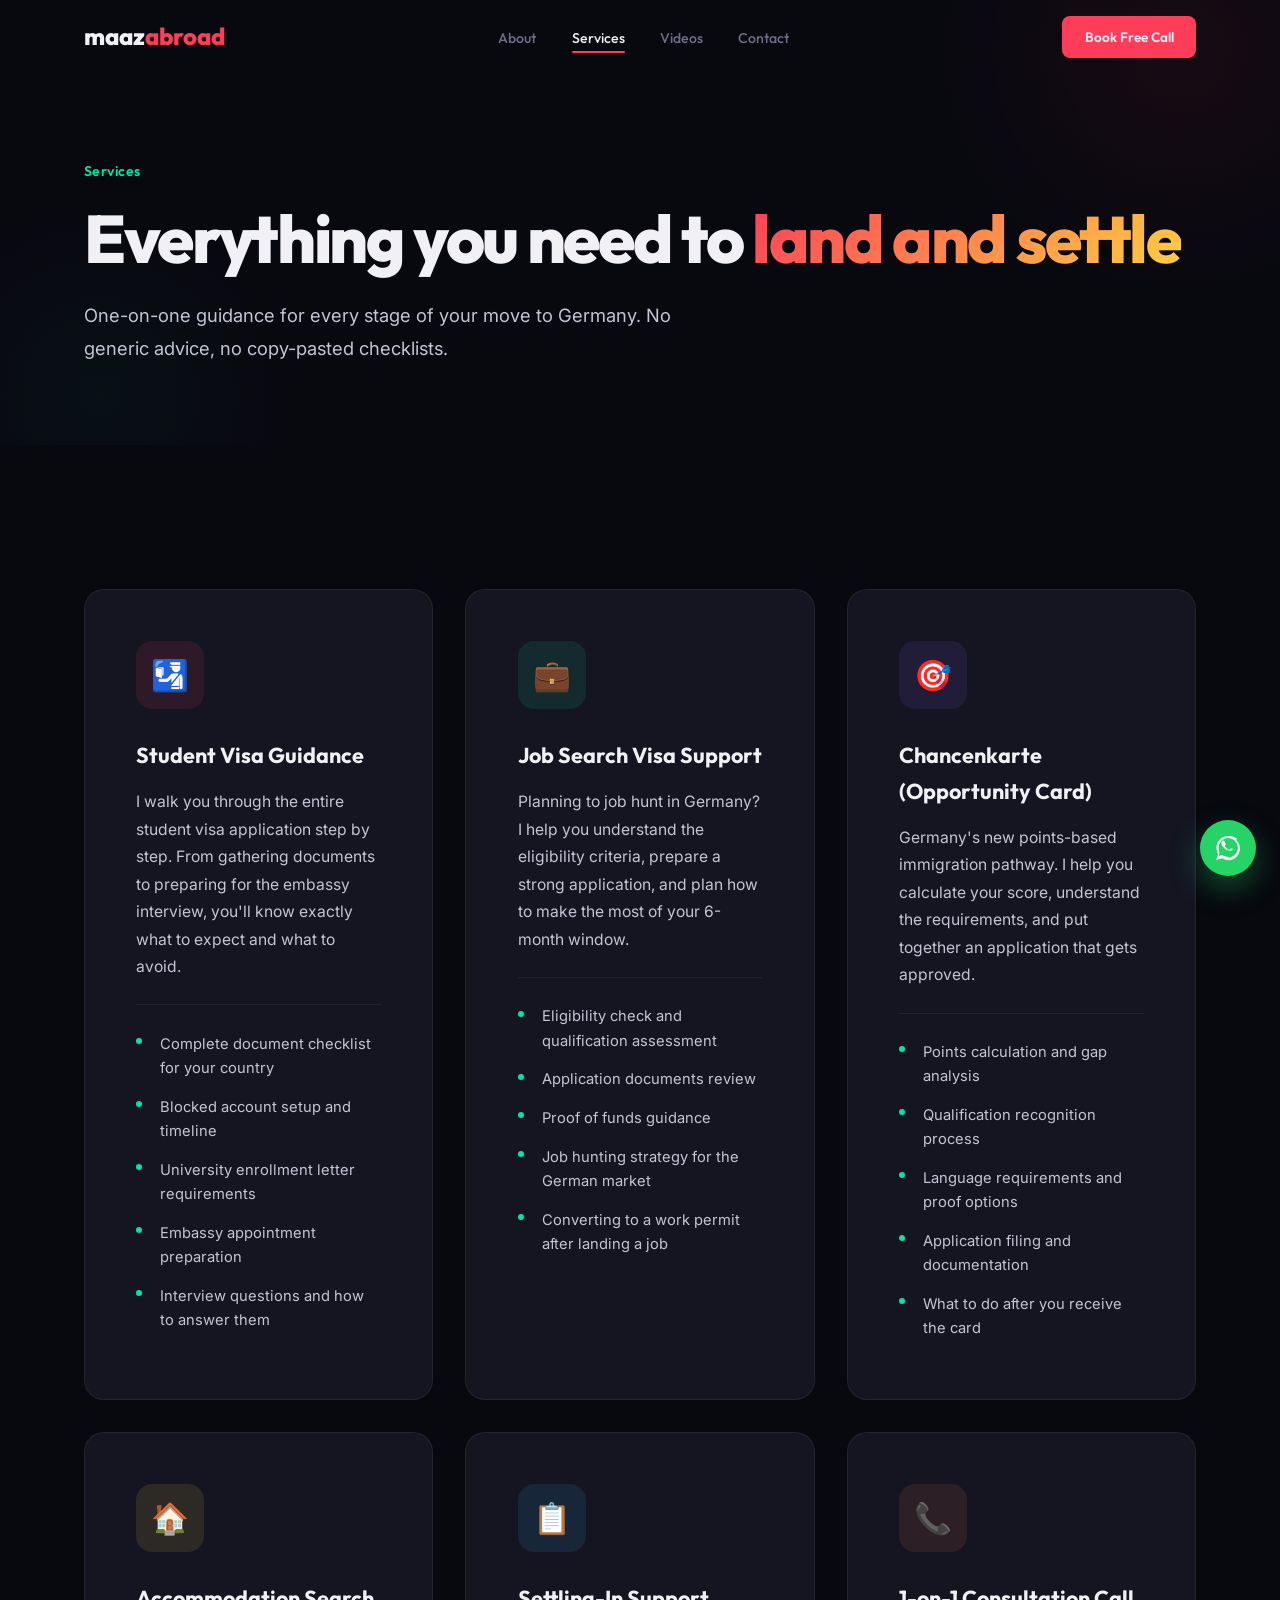
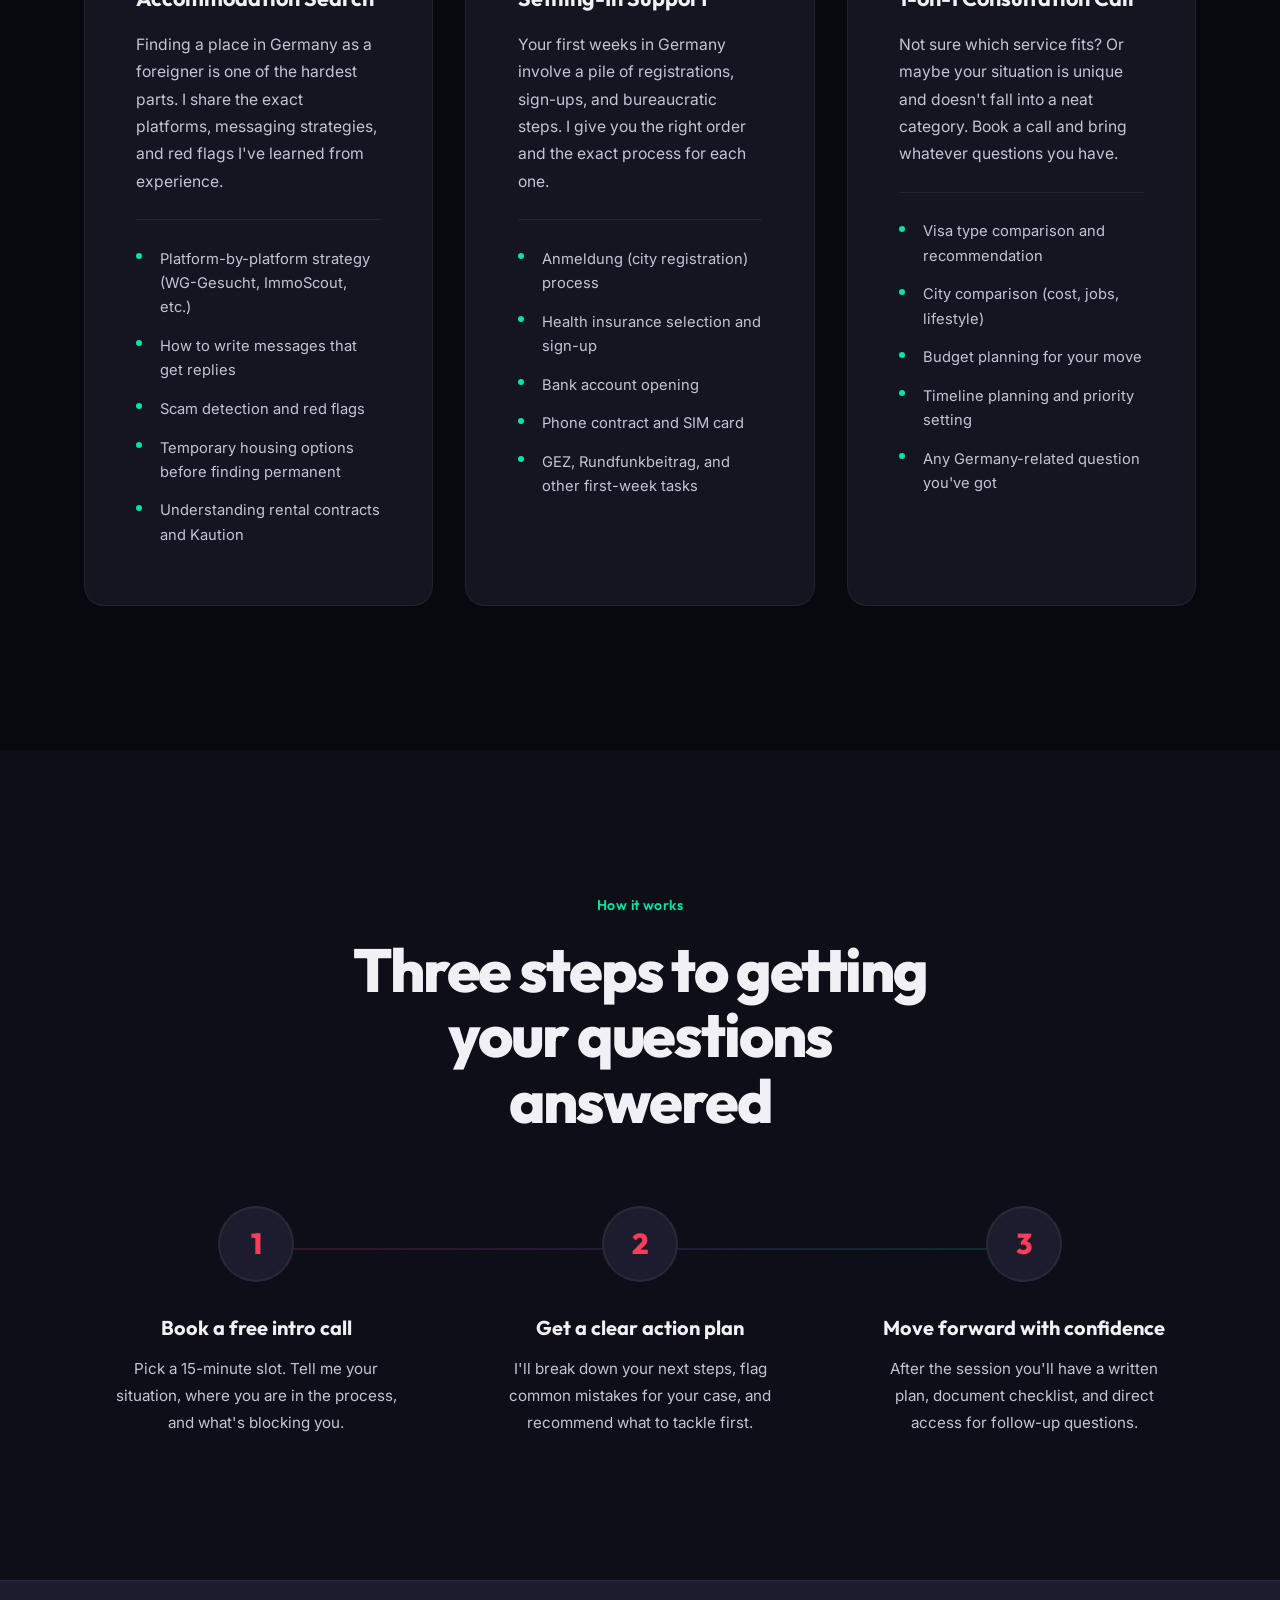
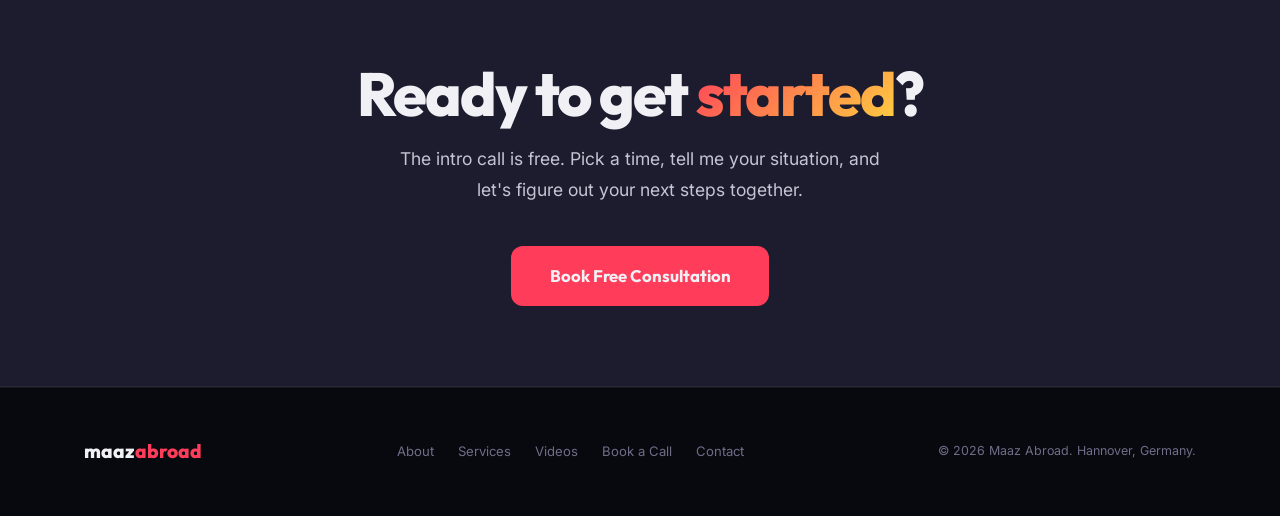
<file: services.html>
<!DOCTYPE html>
<html lang="en">
<head>
  <meta charset="UTF-8">
  <meta name="viewport" content="width=device-width, initial-scale=1.0">
  <title>Services | Maaz Abroad</title>
  <meta name="description" content="Student visa guidance, job search visa support, Chancenkarte help, accommodation search, and settling-in support for South Asian students moving to Germany.">
  <link rel="preconnect" href="https://fonts.googleapis.com">
  <link rel="preconnect" href="https://fonts.gstatic.com" crossorigin>
  <link href="https://fonts.googleapis.com/css2?family=Outfit:wght@400;500;600;700;800&family=Inter:wght@400;500;600&display=swap" rel="stylesheet">
  <link rel="stylesheet" href="css/styles.css">
</head>
<body>

  <!-- NAV -->
  <nav class="nav" id="nav">
    <div class="container nav-inner">
      <a href="index.html" class="nav-logo">maaz<em>abroad</em></a>
      <ul class="nav-links">
        <li><a href="about.html">About</a></li>
        <li><a href="services.html" class="active">Services</a></li>
        <li><a href="index.html#videos">Videos</a></li>
        <li><a href="contact.html">Contact</a></li>
      </ul>
      <a href="contact.html#booking" class="nav-cta desk">Book Free Call</a>
      <button class="hamburger" id="hamburger" aria-label="Open menu">
        <span></span><span></span><span></span>
      </button>
    </div>
  </nav>

  <div class="mobile-menu" id="mobileMenu">
    <button class="mobile-close" id="mobileClose" aria-label="Close menu">&times;</button>
    <a href="about.html" class="mobile-link">About</a>
    <a href="services.html" class="mobile-link active">Services</a>
    <a href="index.html#videos" class="mobile-link">Videos</a>
    <a href="contact.html" class="mobile-link">Contact</a>
    <a href="contact.html#booking" class="btn btn-accent" style="margin-top:1rem">Book Free Call</a>
  </div>

  <!-- PAGE HEADER -->
  <section class="page-header">
    <div class="container">
      <span class="label reveal">Services</span>
      <h1 class="heading-lg reveal">Everything you need to <span class="gradient-text">land and settle</span></h1>
      <p class="heading-sub reveal">
        One-on-one guidance for every stage of your move to Germany. No generic advice, no copy-pasted checklists.
      </p>
    </div>
  </section>

  <!-- SERVICES -->
  <section class="services-section section-pad">
    <div class="container">
      <div class="services-grid">
        <div class="service-card service-card-expanded reveal stagger-1">
          <div class="service-icon si-1">🛂</div>
          <h3>Student Visa Guidance</h3>
          <p>
            I walk you through the entire student visa application step by step.
            From gathering documents to preparing for the embassy interview, you'll
            know exactly what to expect and what to avoid.
          </p>
          <ul class="service-includes">
            <li>Complete document checklist for your country</li>
            <li>Blocked account setup and timeline</li>
            <li>University enrollment letter requirements</li>
            <li>Embassy appointment preparation</li>
            <li>Interview questions and how to answer them</li>
          </ul>
        </div>

        <div class="service-card service-card-expanded reveal stagger-2">
          <div class="service-icon si-2">💼</div>
          <h3>Job Search Visa Support</h3>
          <p>
            Planning to job hunt in Germany? I help you understand the eligibility
            criteria, prepare a strong application, and plan how to make the most
            of your 6-month window.
          </p>
          <ul class="service-includes">
            <li>Eligibility check and qualification assessment</li>
            <li>Application documents review</li>
            <li>Proof of funds guidance</li>
            <li>Job hunting strategy for the German market</li>
            <li>Converting to a work permit after landing a job</li>
          </ul>
        </div>

        <div class="service-card service-card-expanded reveal stagger-3">
          <div class="service-icon si-3">🎯</div>
          <h3>Chancenkarte (Opportunity Card)</h3>
          <p>
            Germany's new points-based immigration pathway. I help you calculate
            your score, understand the requirements, and put together an
            application that gets approved.
          </p>
          <ul class="service-includes">
            <li>Points calculation and gap analysis</li>
            <li>Qualification recognition process</li>
            <li>Language requirements and proof options</li>
            <li>Application filing and documentation</li>
            <li>What to do after you receive the card</li>
          </ul>
        </div>

        <div class="service-card service-card-expanded reveal stagger-4">
          <div class="service-icon si-4">🏠</div>
          <h3>Accommodation Search</h3>
          <p>
            Finding a place in Germany as a foreigner is one of the hardest parts.
            I share the exact platforms, messaging strategies, and red flags I've
            learned from experience.
          </p>
          <ul class="service-includes">
            <li>Platform-by-platform strategy (WG-Gesucht, ImmoScout, etc.)</li>
            <li>How to write messages that get replies</li>
            <li>Scam detection and red flags</li>
            <li>Temporary housing options before finding permanent</li>
            <li>Understanding rental contracts and Kaution</li>
          </ul>
        </div>

        <div class="service-card service-card-expanded reveal stagger-5">
          <div class="service-icon si-5">📋</div>
          <h3>Settling-In Support</h3>
          <p>
            Your first weeks in Germany involve a pile of registrations, sign-ups,
            and bureaucratic steps. I give you the right order and the exact process
            for each one.
          </p>
          <ul class="service-includes">
            <li>Anmeldung (city registration) process</li>
            <li>Health insurance selection and sign-up</li>
            <li>Bank account opening</li>
            <li>Phone contract and SIM card</li>
            <li>GEZ, Rundfunkbeitrag, and other first-week tasks</li>
          </ul>
        </div>

        <div class="service-card service-card-expanded reveal stagger-6">
          <div class="service-icon si-6">📞</div>
          <h3>1-on-1 Consultation Call</h3>
          <p>
            Not sure which service fits? Or maybe your situation is unique and
            doesn't fall into a neat category. Book a call and bring whatever
            questions you have.
          </p>
          <ul class="service-includes">
            <li>Visa type comparison and recommendation</li>
            <li>City comparison (cost, jobs, lifestyle)</li>
            <li>Budget planning for your move</li>
            <li>Timeline planning and priority setting</li>
            <li>Any Germany-related question you've got</li>
          </ul>
        </div>
      </div>
    </div>
  </section>

  <!-- HOW IT WORKS -->
  <section class="how-section section-pad">
    <div class="container">
      <div style="text-align:center; max-width:580px; margin:0 auto;" class="reveal">
        <span class="label">How it works</span>
        <h2 class="heading-lg">Three steps to getting your questions answered</h2>
      </div>
      <div class="how-grid">
        <div class="how-step reveal stagger-1">
          <div class="how-number">1</div>
          <h3>Book a free intro call</h3>
          <p>Pick a 15-minute slot. Tell me your situation, where you are in the process, and what's blocking you.</p>
        </div>
        <div class="how-step reveal stagger-2">
          <div class="how-number">2</div>
          <h3>Get a clear action plan</h3>
          <p>I'll break down your next steps, flag common mistakes for your case, and recommend what to tackle first.</p>
        </div>
        <div class="how-step reveal stagger-3">
          <div class="how-number">3</div>
          <h3>Move forward with confidence</h3>
          <p>After the session you'll have a written plan, document checklist, and direct access for follow-up questions.</p>
        </div>
      </div>
    </div>
  </section>

  <!-- CTA BANNER -->
  <section class="cta-banner">
    <div class="container reveal">
      <h2 class="heading-lg">Ready to get <span class="gradient-text">started</span>?</h2>
      <p>The intro call is free. Pick a time, tell me your situation, and let's figure out your next steps together.</p>
      <a href="contact.html#booking" class="btn btn-accent">Book Free Consultation</a>
    </div>
  </section>

  <!-- FOOTER -->
  <footer class="footer">
    <div class="container footer-inner">
      <div class="footer-brand">maaz<em>abroad</em></div>
      <div class="footer-links">
        <a href="about.html">About</a>
        <a href="services.html">Services</a>
        <a href="index.html#videos">Videos</a>
        <a href="contact.html#booking">Book a Call</a>
        <a href="contact.html">Contact</a>
      </div>
      <div class="footer-copy">&copy; 2026 Maaz Abroad. Hannover, Germany.</div>
    </div>
  </footer>

  <a class="whatsapp-float" href="https://wa.me/923124888938?text=Hi%20Maaz%2C%20I%20saw%20your%20website" target="_blank" rel="noopener noreferrer" aria-label="Chat on WhatsApp">
    <svg viewBox="0 0 24 24" aria-hidden="true" focusable="false">
      <path d="M20.5 3.5A11.4 11.4 0 0 0 12.1 1C6.2 1 1.4 5.8 1.4 11.7c0 2.1.6 4.1 1.6 5.9L1 23l5.6-1.5a10.7 10.7 0 0 0 5.5 1.7h.1c6 0 10.8-4.8 10.8-10.8 0-2.9-1.1-5.6-3.5-7.9Zm-8.4 16.5h-.1c-1.8 0-3.6-.5-5.1-1.4l-.4-.2-3.3.9.9-3.2-.2-.4A8.9 8.9 0 0 1 3.3 11.7c0-4.9 4-8.9 8.9-8.9a8.9 8.9 0 0 1 8.9 8.9c0 4.9-4 8.9-8.9 8.9Zm5-6.7c-.3-.1-1.7-.8-1.9-.9-.3-.1-.5-.1-.7.1-.2.3-.8.9-.9 1.1-.2.2-.3.2-.6.1-.3-.1-1.2-.4-2.3-1.4-.8-.7-1.4-1.7-1.6-1.9-.2-.3-.1-.4.1-.6.1-.1.2-.3.3-.5.1-.1.1-.3.2-.4.1-.1.1-.3.1-.4 0-.1 0-.3-.1-.4-.1-.1-.7-1.7-.9-2.3-.2-.6-.4-.5-.7-.5h-.6c-.2 0-.5.1-.7.3-.2.2-.8.8-.8 2s.9 2.3 1 2.5c.1.1 1.7 2.7 4.3 3.7.6.3 1 .4 1.3.5.6.2 1.3.2 1.8.1.5-.1 1.7-.7 2-1.3.2-.6.2-1.1.1-1.3-.1-.1-.2-.2-.5-.3Z"/>
    </svg>
  </a>
  <script src="js/main.js"></script>
</body>
</html>
</file>
<file: css/styles.css>
/* ───── Reset ───── */
*, *::before, *::after { box-sizing: border-box; margin: 0; padding: 0; }
html { scroll-behavior: smooth; }
ul, ol { list-style: none; }
button { font: inherit; cursor: pointer; border: none; background: none; }
input, textarea, select { font: inherit; }

/* ───── Tokens ───── */
:root {
  --bg-deep: #08080F;
  --bg-base: #0E0E18;
  --bg-card: #151522;
  --bg-elevated: #1C1C2E;
  --bg-hover: #22223A;
  --accent: #FF3D5A;
  --accent-hover: #E8354F;
  --accent-glow: rgba(255,61,90,0.25);
  --mint: #00E5A0;
  --mint-dim: rgba(0,229,160,0.1);
  --gold: #FFD23F;
  --purple: #8B5CF6;
  --text-white: #F0F0F5;
  --text-soft: #C4C4D4;
  --text-muted: #6E6E88;
  --border: rgba(255,255,255,0.06);
  --border-hover: rgba(255,255,255,0.12);
  --font-display: 'Outfit', system-ui, sans-serif;
  --font-body: 'Inter', system-ui, sans-serif;
  --radius: 12px;
  --radius-lg: 20px;
  --max-w: 1160px;
}

body {
  font-family: var(--font-body);
  color: var(--text-soft);
  background: var(--bg-deep);
  line-height: 1.65;
  -webkit-font-smoothing: antialiased;
  overflow-x: hidden;
}
img { max-width: 100%; display: block; }
a { text-decoration: none; color: inherit; }

/* ───── Utilities ───── */
.container { max-width: var(--max-w); margin: 0 auto; padding: 0 1.5rem; }
.section-pad { padding: 9rem 0; }

.label {
  font-family: var(--font-display);
  font-size: 0.88rem;
  font-weight: 600;
  color: var(--mint);
  letter-spacing: 0.03em;
  margin-bottom: 1.2rem;
  display: block;
}
.heading-lg {
  font-family: var(--font-display);
  font-size: clamp(2.6rem, 5vw, 3.8rem);
  font-weight: 800;
  line-height: 1.08;
  letter-spacing: -0.035em;
  color: var(--text-white);
}
.heading-sub {
  font-size: 1.15rem;
  color: var(--text-soft);
  max-width: 560px;
  margin-top: 1.5rem;
  line-height: 1.8;
}

.btn {
  display: inline-flex;
  align-items: center;
  gap: 0.5rem;
  font-family: var(--font-display);
  font-weight: 700;
  font-size: 1.05rem;
  padding: 1rem 2.4rem;
  border-radius: 12px;
  transition: transform 0.25s cubic-bezier(.4,0,.2,1), box-shadow 0.25s, background 0.2s;
}
.btn:hover { transform: translateY(-2px); }
.btn:active { transform: translateY(0); }
.btn-accent {
  background: var(--accent);
  color: var(--text-white);
}
.btn-accent:hover {
  background: var(--accent-hover);
  box-shadow: 0 8px 35px var(--accent-glow);
}
.btn-glass {
  border: 1.5px solid var(--border-hover);
  color: var(--text-white);
  background: rgba(255,255,255,0.03);
}
.btn-glass:hover {
  border-color: var(--mint);
  color: var(--mint);
  background: rgba(0,229,160,0.04);
}

.whatsapp-float {
  position: fixed;
  right: 24px;
  bottom: 24px;
  width: 56px;
  height: 56px;
  display: flex;
  align-items: center;
  justify-content: center;
  background: #25D366;
  border-radius: 50%;
  box-shadow: 0 12px 30px rgba(37, 211, 102, 0.35);
  z-index: 9999;
  transition: transform 0.2s ease, box-shadow 0.2s ease;
}

.whatsapp-float:hover {
  transform: scale(1.08);
  box-shadow: 0 16px 32px rgba(37, 211, 102, 0.42);
}

.whatsapp-float svg {
  width: 26px;
  height: 26px;
  fill: #ffffff;
}

@media (max-width: 600px) {
  .whatsapp-float {
    right: 16px;
    bottom: 16px;
    width: 52px;
    height: 52px;
  }
}

.gradient-text {
  background: linear-gradient(135deg, var(--accent), var(--gold));
  -webkit-background-clip: text;
  -webkit-text-fill-color: transparent;
  background-clip: text;
}

/* ───── Animations ───── */
.reveal {
  opacity: 0;
  transform: translateY(40px);
  transition: opacity 0.8s cubic-bezier(.16,1,.3,1), transform 0.8s cubic-bezier(.16,1,.3,1);
}
.reveal.visible { opacity: 1; transform: translateY(0); }
.reveal-left {
  opacity: 0;
  transform: translateX(-50px);
  transition: opacity 0.8s cubic-bezier(.16,1,.3,1), transform 0.8s cubic-bezier(.16,1,.3,1);
}
.reveal-left.visible { opacity: 1; transform: translateX(0); }
.reveal-right {
  opacity: 0;
  transform: translateX(50px);
  transition: opacity 0.8s cubic-bezier(.16,1,.3,1), transform 0.8s cubic-bezier(.16,1,.3,1);
}
.reveal-right.visible { opacity: 1; transform: translateX(0); }
.reveal-scale {
  opacity: 0;
  transform: scale(0.92);
  transition: opacity 0.7s cubic-bezier(.16,1,.3,1), transform 0.7s cubic-bezier(.16,1,.3,1);
}
.reveal-scale.visible { opacity: 1; transform: scale(1); }
.stagger-1 { transition-delay: 0.05s; }
.stagger-2 { transition-delay: 0.12s; }
.stagger-3 { transition-delay: 0.19s; }
.stagger-4 { transition-delay: 0.26s; }
.stagger-5 { transition-delay: 0.33s; }
.stagger-6 { transition-delay: 0.4s; }

/* ───── Navigation ───── */
.nav {
  position: fixed;
  top: 0; left: 0; right: 0;
  z-index: 1000;
  padding: 1rem 0;
  transition: background 0.35s, box-shadow 0.35s, padding 0.35s;
}
.nav.scrolled {
  background: rgba(8,8,15,0.92);
  backdrop-filter: blur(16px);
  box-shadow: 0 1px 30px rgba(0,0,0,0.4);
  padding: 0.7rem 0;
}
.nav-inner {
  display: flex;
  justify-content: space-between;
  align-items: center;
}
.nav-logo {
  font-family: var(--font-display);
  font-weight: 800;
  font-size: 1.5rem;
  color: var(--text-white);
}
.nav-logo em { font-style: normal; color: var(--accent); }
.nav-links {
  display: flex;
  gap: 2.2rem;
  align-items: center;
}
.nav-links a {
  font-family: var(--font-display);
  font-size: 0.88rem;
  font-weight: 500;
  color: var(--text-muted);
  transition: color 0.2s;
  position: relative;
}
.nav-links a:hover { color: var(--text-white); }
.nav-links a.active {
  color: var(--text-white);
}
.nav-links a.active::after {
  content: '';
  position: absolute;
  bottom: -6px;
  left: 0; right: 0;
  height: 2px;
  background: var(--accent);
  border-radius: 1px;
}
.nav-cta {
  font-family: var(--font-display);
  font-weight: 600;
  font-size: 0.85rem;
  padding: 0.6rem 1.4rem;
  background: var(--accent);
  color: var(--text-white);
  border-radius: 8px;
  transition: background 0.2s, box-shadow 0.2s;
}
.nav-cta:hover {
  background: var(--accent-hover);
  box-shadow: 0 4px 20px var(--accent-glow);
}

.hamburger {
  display: none;
  flex-direction: column;
  gap: 5px;
  padding: 0.4rem;
  z-index: 1002;
}
.hamburger span {
  display: block; width: 24px; height: 2px;
  background: var(--text-white); border-radius: 2px; transition: 0.3s;
}
.hamburger.open span:nth-child(1) { transform: rotate(45deg) translate(5px, 5px); }
.hamburger.open span:nth-child(2) { opacity: 0; }
.hamburger.open span:nth-child(3) { transform: rotate(-45deg) translate(5px, -5px); }

.mobile-menu {
  display: none;
  position: fixed;
  inset: 0;
  background: rgba(8,8,15,0.97);
  backdrop-filter: blur(20px);
  z-index: 1001;
  flex-direction: column;
  justify-content: center;
  align-items: center;
  gap: 2rem;
}
.mobile-menu.open { display: flex; }
.mobile-menu a {
  font-family: var(--font-display);
  font-size: 1.4rem;
  font-weight: 600;
  color: var(--text-white);
}
.mobile-menu a.active { color: var(--accent); }
.mobile-close {
  position: absolute; top: 1.2rem; right: 1.5rem;
  font-size: 2rem; color: var(--text-white);
}

/* ───── Page Header (inner pages) ───── */
.page-header {
  padding: 10rem 0 5rem;
  background: var(--bg-deep);
  position: relative;
  overflow: hidden;
}
.page-header::before {
  content: '';
  position: absolute;
  top: -200px; right: -150px;
  width: 500px; height: 500px;
  border-radius: 50%;
  background: radial-gradient(circle, rgba(255,61,90,0.06), transparent 70%);
}
.page-header::after {
  content: '';
  position: absolute;
  bottom: -150px; left: -100px;
  width: 400px; height: 400px;
  border-radius: 50%;
  background: radial-gradient(circle, rgba(0,229,160,0.04), transparent 70%);
}
.page-header .container { position: relative; z-index: 1; }
.page-header .heading-lg {
  font-size: clamp(2.8rem, 5.5vw, 4.2rem);
  margin-bottom: 1rem;
}
.page-header .heading-sub {
  max-width: 600px;
}

/* ───── Hero ───── */
.hero {
  position: relative;
  min-height: 100vh;
  display: flex;
  align-items: center;
  overflow: hidden;
  background: var(--bg-deep);
}
.hero-glow {
  position: absolute;
  inset: 0;
  overflow: hidden;
}
.hero-glow .orb {
  position: absolute;
  border-radius: 50%;
  filter: blur(100px);
  animation: float 12s ease-in-out infinite;
}
.orb-1 {
  width: 500px; height: 500px;
  background: rgba(255,61,90,0.08);
  top: -10%; right: -5%;
}
.orb-2 {
  width: 400px; height: 400px;
  background: rgba(0,229,160,0.06);
  bottom: -10%; left: 10%;
  animation-delay: -4s;
}
.orb-3 {
  width: 300px; height: 300px;
  background: rgba(139,92,246,0.06);
  top: 30%; left: 40%;
  animation-delay: -8s;
}
@keyframes float {
  0%, 100% { transform: translate(0, 0) scale(1); }
  33% { transform: translate(20px, -30px) scale(1.05); }
  66% { transform: translate(-15px, 20px) scale(0.95); }
}

.hero-grid {
  display: grid;
  grid-template-columns: 1.1fr 0.9fr;
  gap: 3rem;
  align-items: center;
  padding-top: 6rem;
  position: relative;
  z-index: 2;
}
.hero-badge {
  display: inline-flex;
  align-items: center;
  gap: 0.6rem;
  font-family: var(--font-display);
  font-size: 0.85rem;
  font-weight: 500;
  color: var(--mint);
  padding: 0.45rem 1.1rem;
  border: 1px solid rgba(0,229,160,0.2);
  border-radius: 100px;
  margin-bottom: 2rem;
  background: rgba(0,229,160,0.04);
}
.badge-dot {
  width: 7px; height: 7px;
  background: var(--mint);
  border-radius: 50%;
  box-shadow: 0 0 8px var(--mint);
  animation: pulse-dot 2s ease-in-out infinite;
}
@keyframes pulse-dot {
  0%, 100% { opacity: 1; }
  50% { opacity: 0.4; }
}

.hero-title {
  font-family: var(--font-display);
  font-size: clamp(3.2rem, 7vw, 5.5rem);
  font-weight: 800;
  line-height: 1.02;
  letter-spacing: -0.045em;
  color: var(--text-white);
  margin-bottom: 2rem;
}
.hero-title .accent {
  background: linear-gradient(135deg, var(--accent) 0%, #FF6B81 50%, var(--gold) 100%);
  -webkit-background-clip: text;
  -webkit-text-fill-color: transparent;
  background-clip: text;
}
.hero-desc {
  font-size: 1.22rem;
  color: var(--text-soft);
  line-height: 1.85;
  max-width: 520px;
  margin-bottom: 3rem;
}
.hero-actions { display: flex; gap: 1rem; flex-wrap: wrap; }

.hero-stats {
  display: flex;
  gap: 3rem;
  margin-top: 3.5rem;
  padding-top: 2rem;
  border-top: 1px solid var(--border);
}
.stat-val {
  font-family: var(--font-display);
  font-weight: 800;
  font-size: 2.2rem;
  color: var(--text-white);
  display: block;
}
.stat-label {
  font-size: 0.85rem;
  color: var(--text-muted);
  margin-top: 0.25rem;
}

.hero-visual { position: relative; display: flex; justify-content: center; }
.hero-photo {
  width: 380px;
  height: 480px;
  border-radius: var(--radius-lg);
  background: linear-gradient(160deg, var(--bg-card), var(--bg-elevated));
  border: 1px solid var(--border);
  display: flex; flex-direction: column;
  align-items: center; justify-content: center;
  gap: 0.8rem;
  color: var(--text-muted);
  font-size: 0.9rem;
  text-align: center;
  padding: 2rem;
  position: relative;
  overflow: hidden;
}
.hero-photo::before {
  content: '';
  position: absolute;
  inset: 0;
  background: linear-gradient(180deg, transparent 50%, rgba(255,61,90,0.05) 100%);
}
.hero-photo img {
  width: 100%;
  height: 100%;
  object-fit: cover;
  border-radius: var(--radius-lg);
}
.hero-photo small { font-size: 0.78rem; opacity: 0.6; position: relative; }

.hero-float {
  position: absolute;
  bottom: 40px;
  left: -30px;
  background: var(--bg-elevated);
  border: 1px solid var(--border-hover);
  border-radius: var(--radius);
  padding: 1rem 1.4rem;
  display: flex;
  align-items: center;
  gap: 0.8rem;
  box-shadow: 0 10px 40px rgba(0,0,0,0.4);
  animation: float-card 4s ease-in-out infinite;
}
@keyframes float-card {
  0%, 100% { transform: translateY(0); }
  50% { transform: translateY(-8px); }
}
.hero-float-icon {
  width: 42px; height: 42px;
  border-radius: 10px;
  background: var(--mint-dim);
  display: flex;
  align-items: center;
  justify-content: center;
  font-size: 1.15rem;
}
.hero-float-text {
  font-family: var(--font-display);
  font-weight: 600;
  font-size: 0.85rem;
  color: var(--text-white);
}
.hero-float-text small {
  display: block;
  font-weight: 400;
  font-size: 0.72rem;
  color: var(--text-muted);
  margin-top: 0.1rem;
}
.hero-float-2 {
  position: absolute;
  top: 30px; right: -20px;
  background: var(--bg-elevated);
  border: 1px solid var(--border-hover);
  border-radius: var(--radius);
  padding: 0.8rem 1.2rem;
  display: flex;
  align-items: center;
  gap: 0.6rem;
  box-shadow: 0 10px 40px rgba(0,0,0,0.4);
  animation: float-card 4s ease-in-out infinite;
  animation-delay: -2s;
}

/* ───── Marquee ───── */
.marquee {
  background: var(--bg-elevated);
  border-top: 1px solid var(--border);
  border-bottom: 1px solid var(--border);
  padding: 1.2rem 0;
  overflow: hidden;
  white-space: nowrap;
}
.marquee-track {
  display: inline-flex;
  animation: scroll-marquee 30s linear infinite;
}
.marquee-item {
  font-family: var(--font-display);
  font-weight: 700;
  font-size: 1rem;
  color: var(--text-muted);
  padding: 0 2.5rem;
  display: inline-flex;
  align-items: center;
  gap: 0.8rem;
}
.marquee-item .sep {
  width: 5px; height: 5px;
  background: var(--accent);
  border-radius: 50%;
  opacity: 0.5;
}
@keyframes scroll-marquee {
  0% { transform: translateX(0); }
  100% { transform: translateX(-50%); }
}

/* ───── Section Dividers ───── */
.section-divider {
  height: 1px;
  background: linear-gradient(90deg, transparent, rgba(255,61,90,0.2), var(--border-hover), rgba(0,229,160,0.2), transparent);
  border: none;
  margin: 0;
}

/* ───── About ───── */
.about-section { background: var(--bg-base); }
.about-grid {
  display: grid;
  grid-template-columns: 0.45fr 0.55fr;
  gap: 5rem;
  align-items: center;
}
.about-img-wrap { position: relative; }
.about-img {
  width: 100%;
  aspect-ratio: 4/5;
  border-radius: var(--radius-lg);
  background: linear-gradient(145deg, var(--bg-card), var(--bg-elevated));
  border: 1px solid var(--border);
  display: flex; flex-direction: column;
  align-items: center; justify-content: center;
  gap: 0.5rem;
  color: var(--text-muted);
  font-size: 0.9rem;
  text-align: center;
  padding: 2rem;
  overflow: hidden;
}
.about-img img {
  width: 100%;
  height: 100%;
  object-fit: cover;
  border-radius: var(--radius-lg);
}
.about-img-glow {
  position: absolute;
  width: 200px; height: 200px;
  background: var(--accent);
  filter: blur(100px);
  opacity: 0.08;
  bottom: -40px; right: -40px;
  border-radius: 50%;
}
.about-body h2 { margin-bottom: 2rem; }
.about-body p {
  font-size: 1.1rem;
  color: var(--text-soft);
  line-height: 1.9;
  margin-bottom: 1.5rem;
  max-width: 540px;
}
.about-tags {
  display: flex;
  flex-wrap: wrap;
  gap: 0.6rem;
  margin-top: 2rem;
}
.about-tag {
  font-family: var(--font-display);
  font-size: 0.88rem;
  font-weight: 600;
  padding: 0.6rem 1.3rem;
  border-radius: 10px;
  background: var(--bg-elevated);
  color: var(--text-white);
  border: 1px solid var(--border-hover);
  transition: border-color 0.2s, background 0.2s;
}
.about-tag:hover {
  border-color: var(--accent);
  background: rgba(255,61,90,0.06);
}

/* About page extended */
.about-extended {
  background: var(--bg-base);
  padding-bottom: 0;
}
.about-stats-row {
  display: grid;
  grid-template-columns: repeat(4, 1fr);
  gap: 2rem;
  margin-top: 4rem;
  padding-top: 4rem;
  border-top: 1px solid var(--border);
}
.about-stat-card {
  text-align: center;
  padding: 2rem;
  background: var(--bg-card);
  border: 1px solid var(--border);
  border-radius: var(--radius-lg);
  transition: border-color 0.3s, transform 0.3s;
}
.about-stat-card:hover {
  border-color: var(--border-hover);
  transform: translateY(-4px);
}
.about-stat-card .stat-val { margin-bottom: 0.3rem; }
.about-stat-card .stat-label { font-size: 0.9rem; }

.about-story {
  background: var(--bg-deep);
}
.about-story-grid {
  display: grid;
  grid-template-columns: 1fr 1fr;
  gap: 5rem;
  align-items: start;
}
.about-story-grid h2 {
  position: sticky;
  top: 8rem;
}
.about-story-content p {
  font-size: 1.08rem;
  color: var(--text-soft);
  line-height: 1.9;
  margin-bottom: 1.8rem;
  max-width: 540px;
}

/* ───── Services ───── */
.services-section { background: var(--bg-deep); }
.services-header {
  text-align: center;
  max-width: 750px;
  margin: 0 auto 5rem;
}
.services-header .heading-lg {
  font-size: clamp(2.8rem, 5.5vw, 4.2rem);
}
.services-header .heading-sub { margin: 1.5rem auto 0; max-width: 580px; }

.services-grid {
  display: grid;
  grid-template-columns: repeat(3, 1fr);
  gap: 2rem;
}
.service-card {
  background: var(--bg-card);
  border: 1px solid var(--border);
  border-radius: var(--radius-lg);
  padding: 2.8rem;
  transition: border-color 0.35s, box-shadow 0.35s, transform 0.35s cubic-bezier(.22,1,.36,1);
  position: relative;
  overflow: hidden;
}
.service-card::before {
  content: '';
  position: absolute;
  top: 0; left: 0; right: 0;
  height: 3px;
  background: linear-gradient(90deg, var(--accent), var(--mint));
  opacity: 0;
  transition: opacity 0.3s;
}
.service-card::after {
  content: '';
  position: absolute;
  bottom: -80px; right: -80px;
  width: 180px; height: 180px;
  border-radius: 50%;
  background: radial-gradient(circle, var(--accent-glow), transparent 70%);
  opacity: 0;
  transition: opacity 0.4s;
}
.service-card:hover {
  border-color: var(--border-hover);
  box-shadow: 0 20px 60px rgba(0,0,0,0.35);
  transform: translateY(-8px);
}
.service-card:hover::before { opacity: 1; }
.service-card:hover::after { opacity: 0.5; }

.service-icon {
  width: 68px; height: 68px;
  border-radius: 16px;
  display: flex;
  align-items: center;
  justify-content: center;
  font-size: 1.9rem;
  margin-bottom: 1.8rem;
}
.si-1 { background: rgba(255,61,90,0.1); }
.si-2 { background: rgba(0,229,160,0.1); }
.si-3 { background: rgba(139,92,246,0.1); }
.si-4 { background: rgba(255,210,63,0.1); }
.si-5 { background: rgba(56,189,248,0.1); }
.si-6 { background: rgba(255,120,71,0.1); }

.service-card h3 {
  font-family: var(--font-display);
  font-weight: 700;
  font-size: 1.35rem;
  color: var(--text-white);
  margin-bottom: 0.9rem;
}
.service-card p {
  font-size: 0.98rem;
  color: var(--text-soft);
  line-height: 1.75;
}

/* Services page expanded cards */
.service-card-expanded {
  padding: 3.2rem;
}
.service-card-expanded p {
  margin-bottom: 1.5rem;
}
.service-includes {
  margin-top: 1rem;
  padding-top: 1.2rem;
  border-top: 1px solid var(--border);
}
.service-includes li {
  font-size: 0.92rem;
  color: var(--text-soft);
  padding: 0.45rem 0;
  padding-left: 1.5rem;
  position: relative;
}
.service-includes li::before {
  content: '';
  position: absolute;
  left: 0;
  top: 0.85rem;
  width: 6px; height: 6px;
  border-radius: 50%;
  background: var(--mint);
}

/* ───── How It Works ───── */
.how-section { background: var(--bg-base); }
.how-grid {
  display: grid;
  grid-template-columns: repeat(3, 1fr);
  gap: 2.5rem;
  margin-top: 4.5rem;
  position: relative;
}
.how-grid::before {
  content: '';
  position: absolute;
  top: 42px;
  left: 16%;
  right: 16%;
  height: 2px;
  background: linear-gradient(90deg, var(--accent), var(--purple), var(--mint));
  opacity: 0.15;
}
.how-step {
  text-align: center;
  position: relative;
  z-index: 1;
}
.how-number {
  width: 76px; height: 76px;
  border-radius: 50%;
  background: var(--bg-elevated);
  border: 2px solid var(--border);
  display: flex;
  align-items: center;
  justify-content: center;
  font-family: var(--font-display);
  font-weight: 800;
  font-size: 1.8rem;
  color: var(--accent);
  margin: 0 auto 1.8rem;
  transition: border-color 0.35s, box-shadow 0.35s, transform 0.35s;
}
.how-step:hover .how-number {
  border-color: var(--accent);
  box-shadow: 0 0 40px var(--accent-glow);
  transform: scale(1.08);
}
.how-step h3 {
  font-family: var(--font-display);
  font-weight: 700;
  font-size: 1.25rem;
  color: var(--text-white);
  margin-bottom: 0.8rem;
}
.how-step p {
  font-size: 0.95rem;
  color: var(--text-soft);
  line-height: 1.75;
  max-width: 300px;
  margin: 0 auto;
}

/* ───── YouTube ───── */
.yt-section { background: var(--bg-deep); }
.yt-grid {
  display: grid;
  grid-template-columns: repeat(3, 1fr);
  gap: 1.5rem;
  margin-top: 3rem;
}
.yt-card {
  border-radius: var(--radius);
  overflow: hidden;
  background: var(--bg-card);
  border: 1px solid var(--border);
  transition: transform 0.3s cubic-bezier(.4,0,.2,1), box-shadow 0.3s;
}
.yt-card:hover {
  transform: translateY(-5px);
  box-shadow: 0 15px 50px rgba(0,0,0,0.3);
}
.yt-embed { width: 100%; aspect-ratio: 16/9; border: none; }
.yt-placeholder {
  width: 100%;
  aspect-ratio: 16/9;
  background: linear-gradient(145deg, var(--bg-elevated), var(--bg-card));
  display: flex; flex-direction: column;
  align-items: center; justify-content: center;
  gap: 0.6rem;
  color: var(--text-muted);
  font-size: 0.82rem;
}
.yt-play {
  width: 52px; height: 52px;
  border-radius: 50%;
  background: rgba(255,61,90,0.15);
  border: 2px solid rgba(255,61,90,0.3);
  display: flex;
  align-items: center;
  justify-content: center;
  font-size: 1.1rem;
  color: var(--accent);
  transition: background 0.2s, transform 0.2s;
}
.yt-card:hover .yt-play {
  background: var(--accent);
  color: var(--text-white);
  transform: scale(1.1);
}
.yt-card-body { padding: 1.1rem 1.3rem; }
.yt-card-title {
  font-family: var(--font-display);
  font-weight: 600;
  font-size: 0.92rem;
  color: var(--text-white);
}
.yt-card-meta {
  font-size: 0.78rem;
  color: var(--text-muted);
  margin-top: 0.3rem;
}
.yt-cta {
  text-align: center;
  margin-top: 2.5rem;
}
.yt-cta a {
  font-family: var(--font-display);
  font-weight: 600;
  font-size: 0.9rem;
  color: var(--accent);
  border-bottom: 1.5px solid transparent;
  padding-bottom: 2px;
  transition: border-color 0.2s;
}
.yt-cta a:hover { border-bottom-color: var(--accent); }

/* ───── Testimonials ───── */
.test-section { background: var(--bg-base); }
.test-grid {
  display: grid;
  grid-template-columns: repeat(3, 1fr);
  gap: 2rem;
  margin-top: 4rem;
}
.test-card {
  background: var(--bg-card);
  border: 1px solid var(--border);
  border-radius: var(--radius-lg);
  padding: 2.5rem;
  transition: border-color 0.3s, transform 0.3s, box-shadow 0.3s;
}
.test-card:hover {
  border-color: var(--border-hover);
  transform: translateY(-5px);
  box-shadow: 0 15px 50px rgba(0,0,0,0.25);
}
.test-stars {
  color: var(--gold);
  font-size: 0.95rem;
  letter-spacing: 2px;
  margin-bottom: 1rem;
}
.test-card blockquote {
  font-size: 0.95rem;
  color: var(--text-soft);
  line-height: 1.75;
  font-style: italic;
  margin-bottom: 1.4rem;
}
.test-author { display: flex; align-items: center; gap: 0.7rem; }
.test-avatar {
  width: 38px; height: 38px;
  border-radius: 50%;
  background: linear-gradient(135deg, var(--accent), var(--purple));
  display: flex;
  align-items: center;
  justify-content: center;
  font-family: var(--font-display);
  font-weight: 700;
  font-size: 0.75rem;
  color: var(--text-white);
}
.test-name {
  font-family: var(--font-display);
  font-weight: 600;
  font-size: 0.85rem;
  color: var(--text-white);
}
.test-role {
  font-size: 0.75rem;
  color: var(--text-muted);
}

/* ───── Booking ───── */
.booking-section { background: var(--bg-deep); }
.booking-grid {
  display: grid;
  grid-template-columns: 0.48fr 0.52fr;
  gap: 4rem;
  align-items: center;
}
.booking-info h2 { margin-bottom: 1.2rem; }
.booking-info > p {
  font-size: 1.05rem;
  color: var(--text-soft);
  line-height: 1.8;
  margin-bottom: 2rem;
}
.booking-perks { display: flex; flex-direction: column; gap: 0.9rem; margin-bottom: 2rem; }
.perk {
  display: flex;
  align-items: center;
  gap: 0.7rem;
  font-size: 0.95rem;
  color: var(--text-soft);
}
.perk-check {
  width: 24px; height: 24px;
  border-radius: 7px;
  background: var(--mint-dim);
  display: flex;
  align-items: center;
  justify-content: center;
  color: var(--mint);
  font-size: 0.7rem;
  font-weight: 700;
  flex-shrink: 0;
}
.booking-embed {
  background: var(--bg-card);
  border: 1px solid var(--border);
  border-radius: var(--radius-lg);
  min-height: 500px;
  display: flex; flex-direction: column;
  align-items: center; justify-content: center;
  gap: 1rem;
  color: var(--text-muted);
  font-size: 0.9rem;
  text-align: center;
  padding: 2rem;
}

/* ───── CTA Banner ───── */
.cta-banner {
  background: var(--bg-elevated);
  border-top: 1px solid var(--border);
  border-bottom: 1px solid var(--border);
  text-align: center;
  padding: 5rem 0;
}
.cta-banner h2 {
  margin-bottom: 1rem;
}
.cta-banner p {
  font-size: 1.1rem;
  color: var(--text-soft);
  max-width: 500px;
  margin: 0 auto 2.5rem;
  line-height: 1.8;
}

/* ───── FAQ ───── */
.faq-section { background: var(--bg-base); }
.faq-list {
  max-width: 740px;
  margin: 3rem auto 0;
}
.faq-item {
  border-bottom: 1px solid var(--border);
}
.faq-q {
  width: 100%;
  display: flex;
  justify-content: space-between;
  align-items: center;
  padding: 1.7rem 0;
  text-align: left;
  font-family: var(--font-display);
  font-weight: 600;
  font-size: 1.15rem;
  color: var(--text-white);
  transition: color 0.2s;
}
.faq-q:hover { color: var(--accent); }
.faq-icon {
  width: 32px; height: 32px;
  border-radius: 8px;
  background: var(--bg-elevated);
  border: 1px solid var(--border);
  display: flex;
  align-items: center;
  justify-content: center;
  font-size: 1.2rem;
  color: var(--text-muted);
  transition: transform 0.3s, background 0.3s, color 0.3s;
  flex-shrink: 0;
  margin-left: 1rem;
}
.faq-item.open .faq-icon {
  transform: rotate(45deg);
  background: var(--accent);
  color: var(--text-white);
  border-color: var(--accent);
}
.faq-a {
  max-height: 0;
  overflow: hidden;
  transition: max-height 0.4s cubic-bezier(.4,0,.2,1), padding 0.4s;
}
.faq-item.open .faq-a {
  max-height: 300px;
  padding-bottom: 1.5rem;
}
.faq-a p {
  font-size: 0.95rem;
  color: var(--text-soft);
  line-height: 1.75;
}

/* ───── Contact ───── */
.contact-section { background: var(--bg-deep); }
.contact-grid {
  display: grid;
  grid-template-columns: 0.42fr 0.58fr;
  gap: 4rem;
  align-items: start;
}
.contact-info h2 { margin-bottom: 1rem; }
.contact-info > p {
  color: var(--text-soft);
  font-size: 1rem;
  line-height: 1.75;
  margin-bottom: 2.5rem;
}
.contact-detail {
  display: flex;
  align-items: center;
  gap: 0.9rem;
  margin-bottom: 1.2rem;
}
.cd-icon {
  width: 44px; height: 44px;
  border-radius: 10px;
  background: var(--bg-elevated);
  border: 1px solid var(--border);
  display: flex;
  align-items: center;
  justify-content: center;
  font-size: 1.1rem;
}
.cd-text { font-size: 0.95rem; color: var(--text-soft); }
.cd-text strong {
  display: block;
  font-family: var(--font-display);
  font-weight: 600;
  font-size: 0.78rem;
  color: var(--text-muted);
  margin-bottom: 0.1rem;
}
.contact-socials { display: flex; gap: 0.8rem; margin-top: 2.5rem; }
.social-link {
  width: 44px; height: 44px;
  border-radius: 10px;
  border: 1px solid var(--border);
  background: var(--bg-card);
  display: flex;
  align-items: center;
  justify-content: center;
  transition: border-color 0.2s, background 0.2s, transform 0.2s;
}
.social-link:hover {
  border-color: var(--accent);
  background: rgba(255,61,90,0.06);
  transform: translateY(-2px);
}
.social-link svg { width: 18px; height: 18px; fill: var(--text-soft); transition: fill 0.2s; }
.social-link:hover svg { fill: var(--accent); }

.contact-form {
  background: var(--bg-card);
  border: 1px solid var(--border);
  border-radius: var(--radius-lg);
  padding: 3rem;
}
.form-row {
  display: grid;
  grid-template-columns: 1fr 1fr;
  gap: 1rem;
  margin-bottom: 1rem;
}
.form-group { margin-bottom: 1rem; }
.form-group label {
  display: block;
  font-family: var(--font-display);
  font-size: 0.82rem;
  font-weight: 500;
  color: var(--text-soft);
  margin-bottom: 0.5rem;
}
.form-group input,
.form-group textarea,
.form-group select {
  width: 100%;
  padding: 0.8rem 1rem;
  background: var(--bg-elevated);
  border: 1px solid var(--border);
  border-radius: 10px;
  color: var(--text-white);
  font-size: 0.92rem;
  transition: border-color 0.2s, box-shadow 0.2s;
}
.form-group input::placeholder,
.form-group textarea::placeholder { color: var(--text-muted); }
.form-group input:focus,
.form-group textarea:focus,
.form-group select:focus {
  outline: none;
  border-color: var(--accent);
  box-shadow: 0 0 0 3px var(--accent-glow);
}
.form-group textarea { min-height: 130px; resize: vertical; }
.form-group select { cursor: pointer; }
.form-group select option { background: var(--bg-base); color: var(--text-white); }

.form-submit {
  width: 100%;
  padding: 1.1rem;
  background: var(--accent);
  color: var(--text-white);
  border: none;
  border-radius: 12px;
  font-family: var(--font-display);
  font-weight: 700;
  font-size: 1.1rem;
  cursor: pointer;
  transition: background 0.2s, box-shadow 0.2s, transform 0.2s;
  margin-top: 0.5rem;
}
.form-submit:hover {
  background: var(--accent-hover);
  box-shadow: 0 8px 35px var(--accent-glow);
  transform: translateY(-1px);
}

/* ───── Footer ───── */
.footer {
  background: var(--bg-deep);
  border-top: 1px solid var(--border);
  padding: 3rem 0;
}
.footer-inner {
  display: flex;
  justify-content: space-between;
  align-items: center;
  flex-wrap: wrap;
  gap: 1rem;
}
.footer-brand {
  font-family: var(--font-display);
  font-weight: 800;
  font-size: 1.2rem;
  color: var(--text-white);
}
.footer-brand em { font-style: normal; color: var(--accent); }
.footer-links { display: flex; gap: 1.5rem; }
.footer-links a {
  font-size: 0.82rem;
  color: var(--text-muted);
  transition: color 0.2s;
}
.footer-links a:hover { color: var(--text-white); }
.footer-copy { font-size: 0.78rem; color: var(--text-muted); }

/* ───── Accessibility ───── */
a:focus-visible, button:focus-visible, input:focus-visible,
textarea:focus-visible, select:focus-visible {
  outline: 2px solid var(--accent);
  outline-offset: 2px;
}

/* ───── Responsive ───── */
@media (max-width: 1024px) {
  .services-grid { grid-template-columns: repeat(2, 1fr); }
  .about-stats-row { grid-template-columns: repeat(2, 1fr); }
}
@media (max-width: 900px) {
  .hero-grid { grid-template-columns: 1fr; text-align: center; }
  .hero-text { display: flex; flex-direction: column; align-items: center; }
  .hero-desc { max-width: 480px; }
  .hero-actions { justify-content: center; }
  .hero-stats { justify-content: center; }
  .hero-visual { margin-top: 2rem; }
  .hero-photo { width: 280px; height: 350px; }
  .hero-float { left: 50%; transform: translateX(-50%); bottom: -25px; }
  .hero-float-2 { right: 50%; transform: translateX(50%); top: -20px; }
  @keyframes float-card {
    0%, 100% { transform: translateX(-50%) translateY(0); }
    50% { transform: translateX(-50%) translateY(-8px); }
  }

  .about-grid { grid-template-columns: 1fr; gap: 3rem; }
  .about-img { max-width: 340px; margin: 0 auto; }
  .about-body p { max-width: 100%; }
  .about-story-grid { grid-template-columns: 1fr; gap: 2rem; }
  .about-story-grid h2 { position: static; }
  .how-grid { grid-template-columns: 1fr; max-width: 400px; margin-left: auto; margin-right: auto; }
  .how-grid::before { display: none; }
  .yt-grid { grid-template-columns: 1fr; max-width: 480px; margin-left: auto; margin-right: auto; }
  .test-grid { grid-template-columns: 1fr; max-width: 480px; margin-left: auto; margin-right: auto; }
  .booking-grid { grid-template-columns: 1fr; }
  .contact-grid { grid-template-columns: 1fr; }
  .nav-links { display: none; }
  .nav-cta.desk { display: none; }
  .hamburger { display: flex; }
}
@media (max-width: 600px) {
  .section-pad { padding: 6rem 0; }
  .services-grid { grid-template-columns: 1fr; }
  .form-row { grid-template-columns: 1fr; }
  .footer-inner { flex-direction: column; text-align: center; }
  .footer-links { justify-content: center; flex-wrap: wrap; }
  .hero-stats { flex-direction: column; gap: 1.2rem; align-items: center; }
  .about-stats-row { grid-template-columns: 1fr 1fr; }
  .page-header { padding: 8rem 0 3.5rem; }
}

@media (prefers-reduced-motion: reduce) {
  *, *::before, *::after { transition: none !important; animation: none !important; }
  html { scroll-behavior: auto; }
  .reveal, .reveal-left, .reveal-right, .reveal-scale { opacity: 1; transform: none; }
}
</file>
